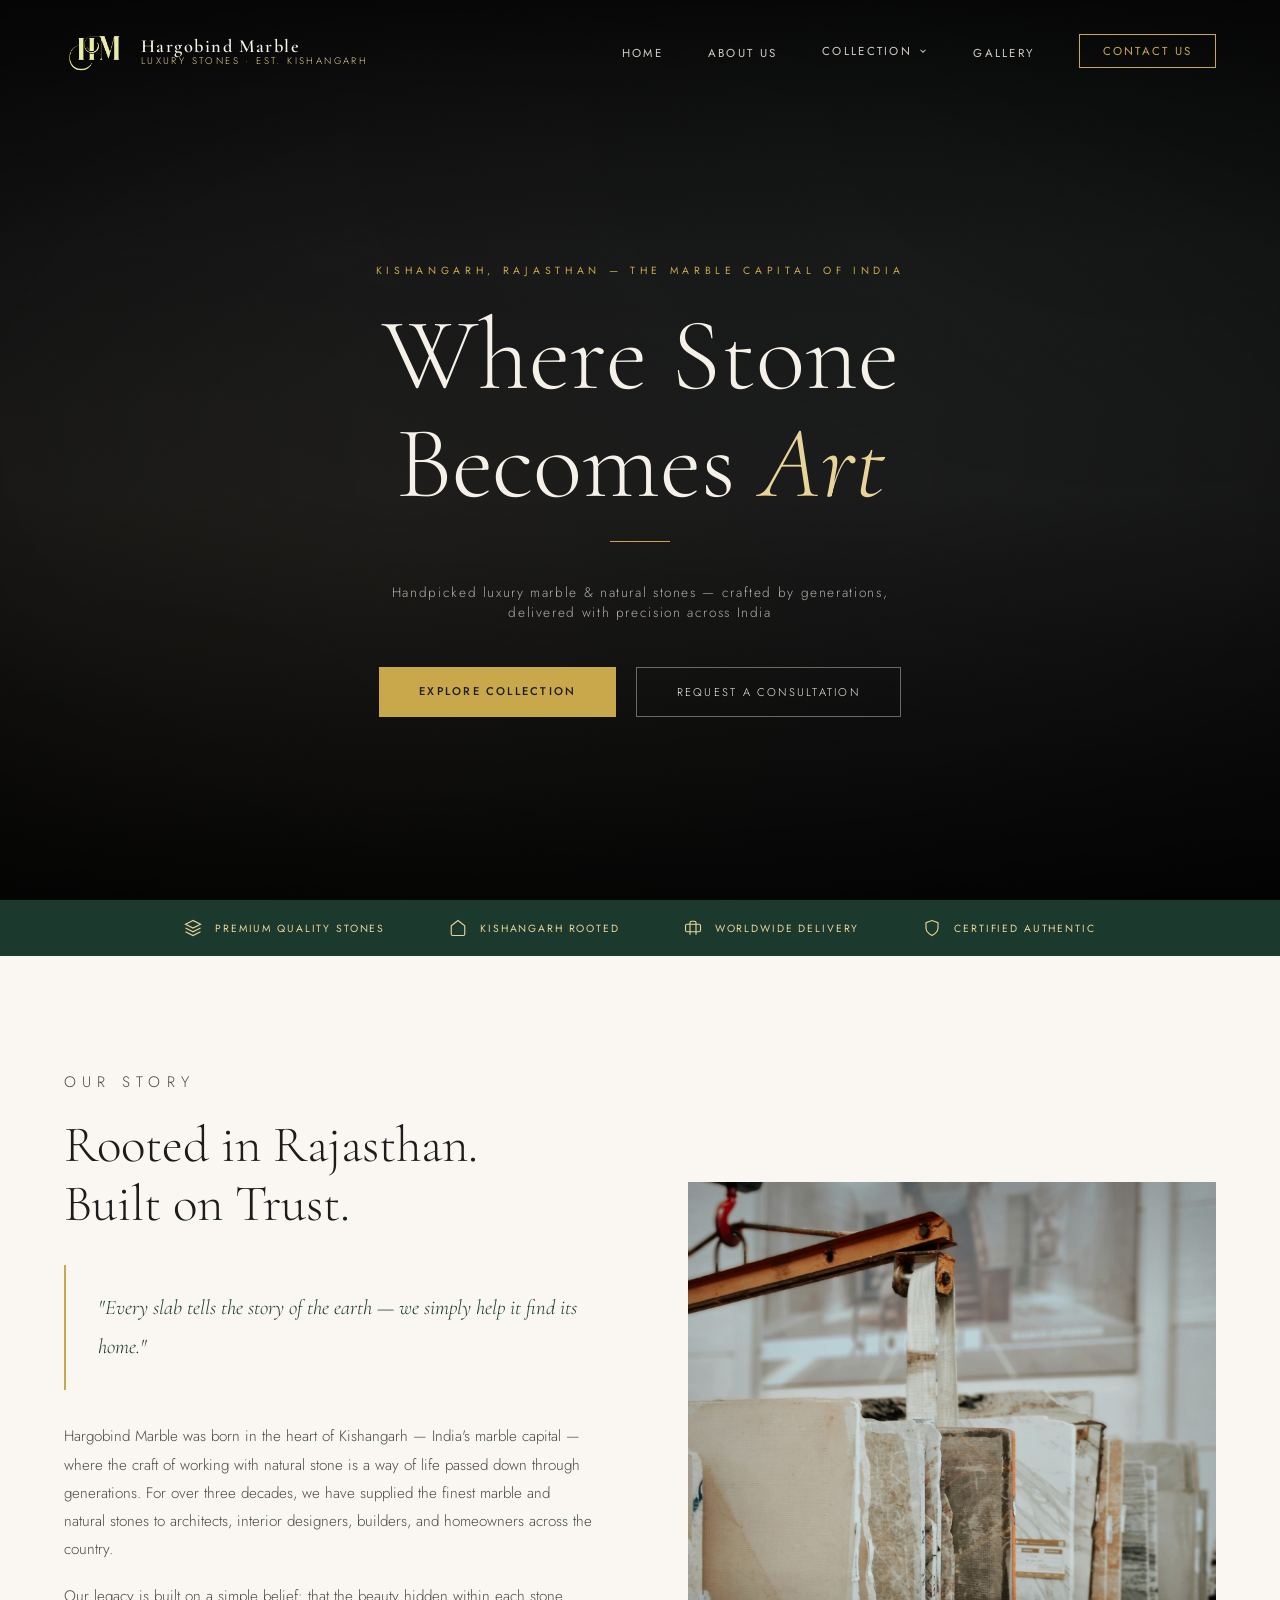
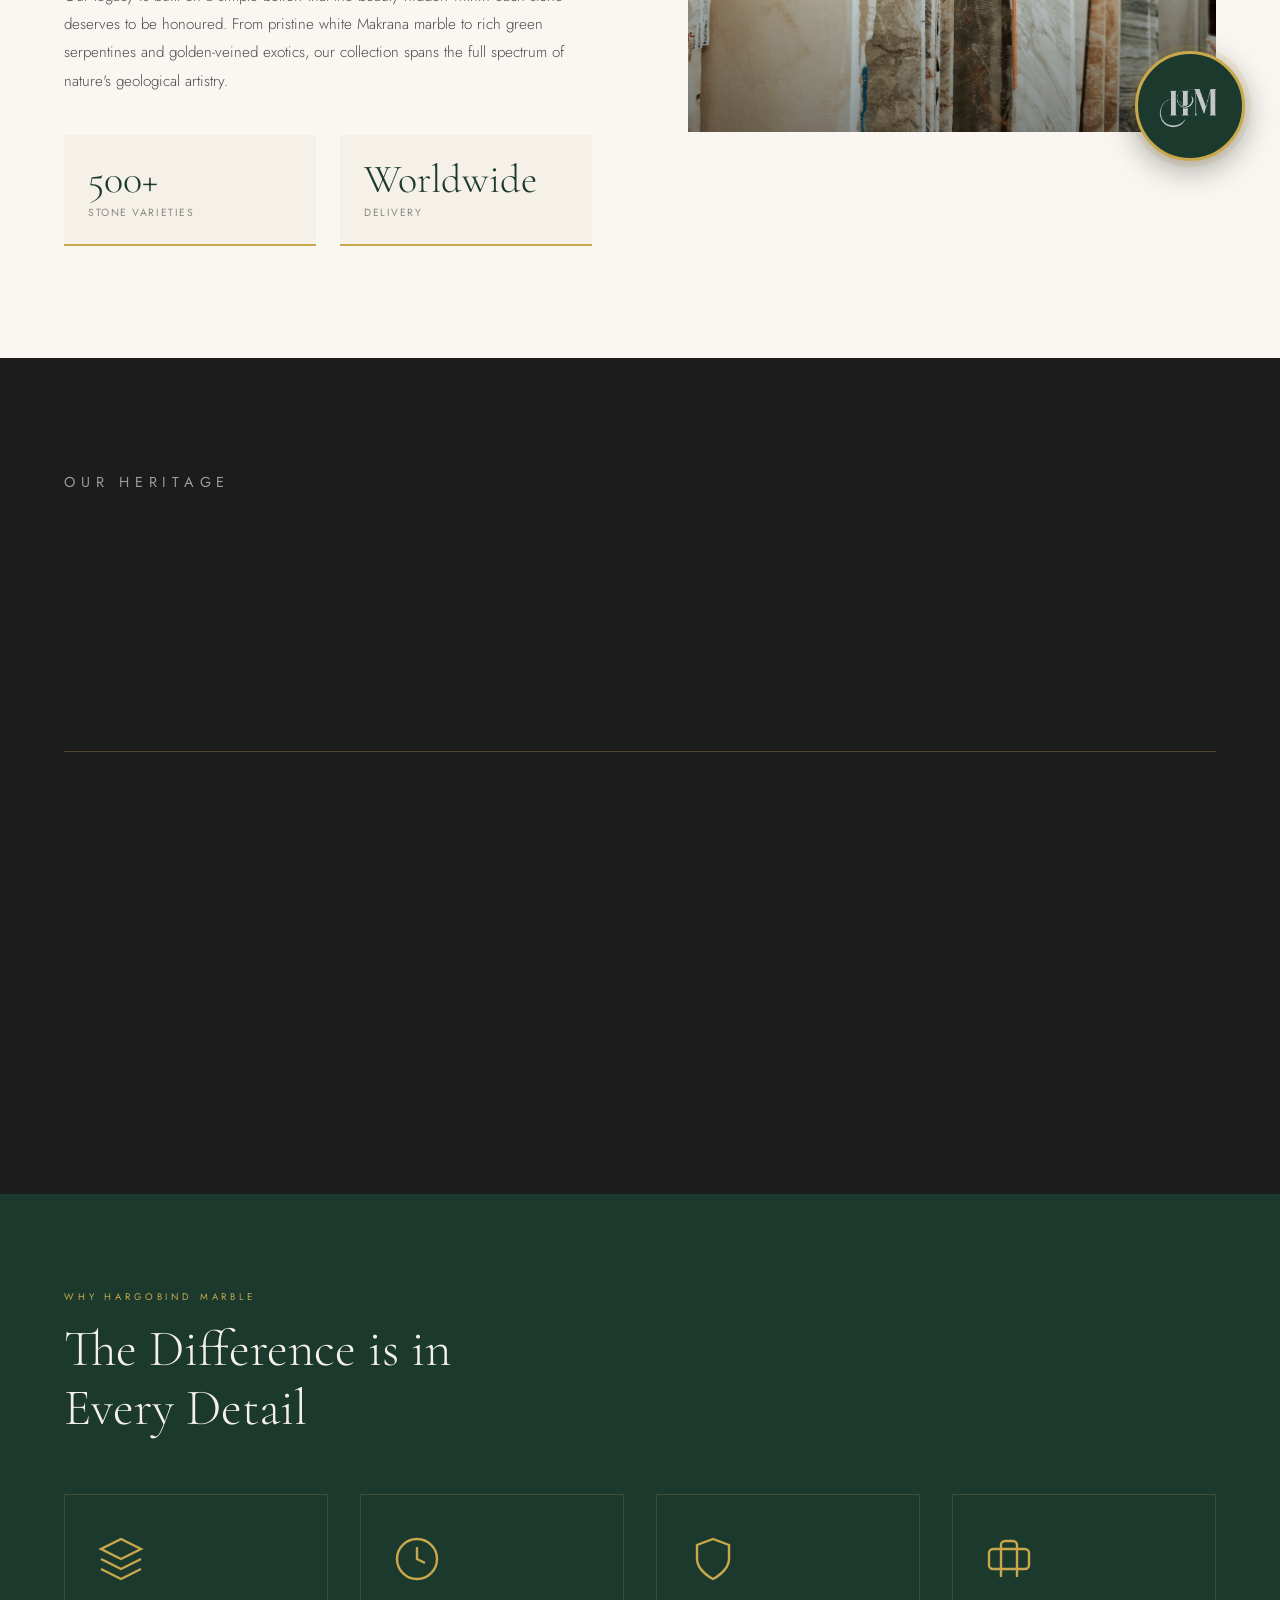
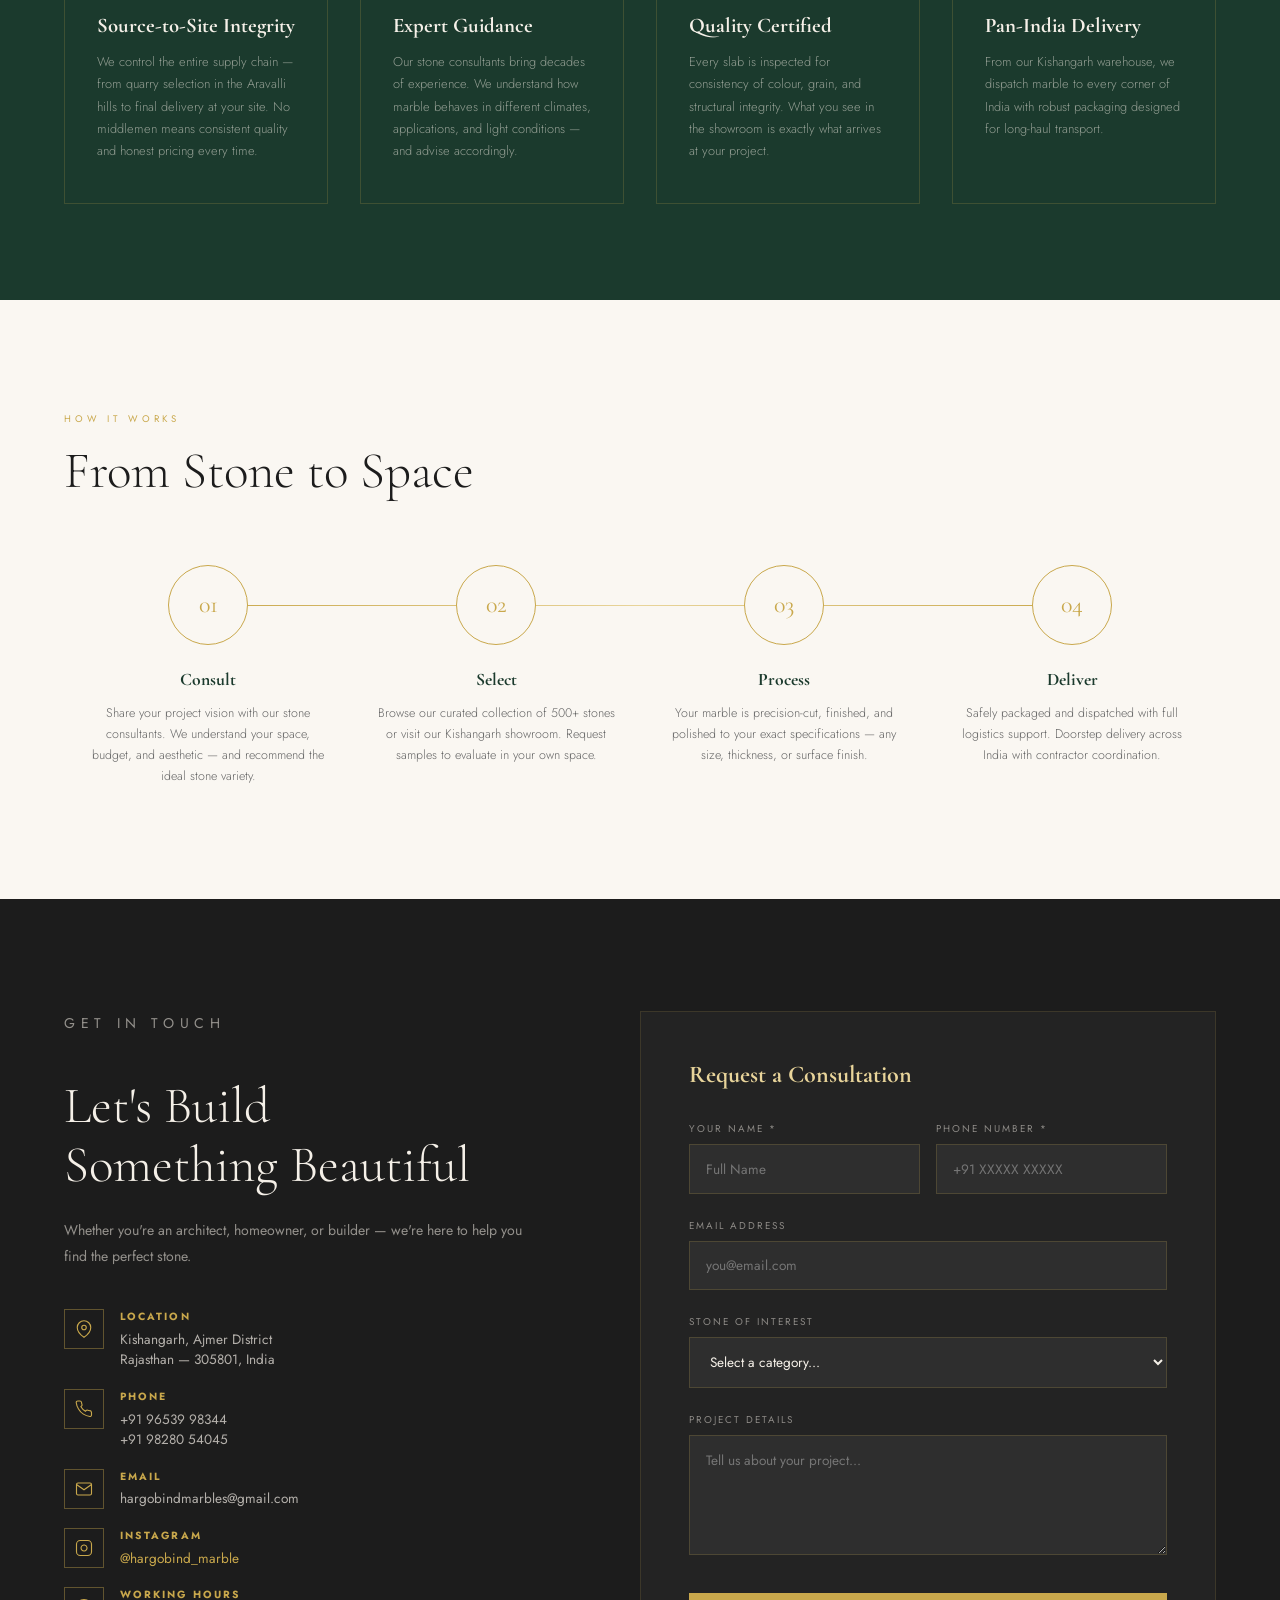
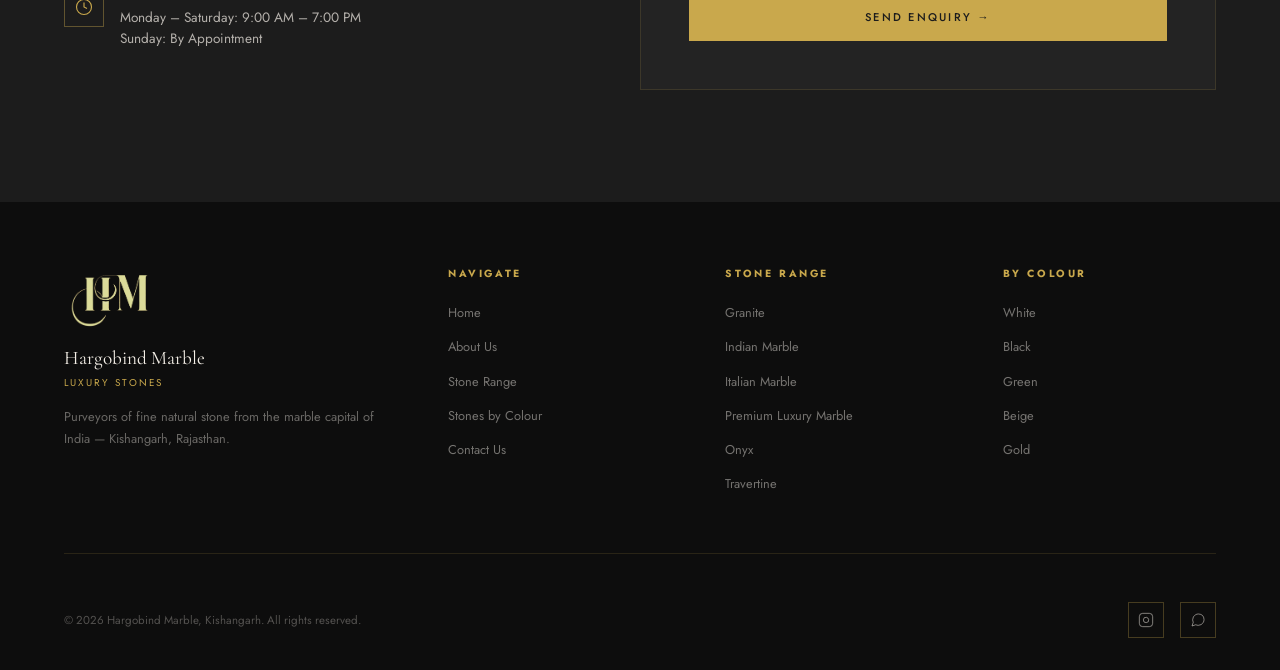
<file: index.html>
<!DOCTYPE html>
<html lang="en">
<head>
  <meta charset="UTF-8">
  <meta name="viewport" content="width=device-width, initial-scale=1.0">
  <title>Hargobind Marble | Luxury Stones from Kishangarh, Rajasthan</title>
  <meta name="description" content="Hargobind Marble — premium luxury marble and natural stones sourced from the heart of Kishangarh, Rajasthan. Explore our exquisite marble collection for flooring, countertops, and architectural masterpieces.">
  <meta name="keywords" content="Hargobind Marble, luxury marble, Kishangarh marble, Rajasthan marble, natural stones, marble flooring, Italian marble India, marble supplier, granite, onyx, travertine, limestone">
  <meta name="author" content="Hargobind Marble">
  <meta name="robots" content="index, follow">
  <link rel="canonical" href="https://hargobindmarble.com/">
  <meta property="og:title" content="Hargobind Marble | Luxury Stones from Kishangarh">
  <meta property="og:description" content="Premium marble and luxury stones from the marble capital of India — Kishangarh, Rajasthan.">
  <meta property="og:type" content="website">
  <meta property="og:url" content="https://hargobindmarble.com/">
  <script type="application/ld+json">{"@context":"https://schema.org","@type":"LocalBusiness","name":"Hargobind Marble","description":"Luxury marble and natural stone supplier from Kishangarh, Rajasthan","url":"https://hargobindmarble.com","address":{"@type":"PostalAddress","addressLocality":"Kishangarh","addressRegion":"Rajasthan","addressCountry":"IN"},"telephone":"+919653998344","email":"hargobindmarbles@gmail.com"}</script>
  <link rel="preconnect" href="https://fonts.googleapis.com">
  <link href="https://fonts.googleapis.com/css2?family=Cormorant+Garamond:ital,wght@0,300;0,400;0,600;1,300;1,400&family=Jost:wght@200;300;400;500&display=swap" rel="stylesheet">
  <link rel="stylesheet" href="shared.css">
</head>
<body>

<nav id="mainNav">
  <a class="nav-logo" href="index.html">
    <img src="supporting_pics/logo_hm.png" alt="Hargobind Marble Logo">
    <div class="nav-brand-text">
      <span class="nav-brand-name">Hargobind Marble</span>
      <span class="nav-brand-tagline">Luxury Stones · Est. Kishangarh</span>
    </div>
  </a>

  <ul class="nav-links">
    <li><a href="index.html">Home</a></li>
    <li><a href="index.html#about">About Us</a></li>

    <li class="nav-collection-trigger">
      <a href="collection.html">
        Collection
        <svg width="10" height="10" viewBox="0 0 24 24" fill="none" stroke="currentColor" stroke-width="2.5"><polyline points="6 9 12 15 18 9"/></svg>
      </a>
      <div class="collection-dropdown">
        <div class="collection-dropdown-box">
        <div class="dropdown-inner">

          <div class="dropdown-col">
            <div class="dropdown-col-header" onclick="window.location='collection.html?view=range'">
              <svg width="13" height="13" viewBox="0 0 24 24" fill="none" stroke="currentColor" stroke-width="2"><path d="M12 2L2 7l10 5 10-5-10-5z"/><path d="M2 17l10 5 10-5"/><path d="M2 12l10 5 10-5"/></svg>
              Stone Range
              <svg width="10" height="10" viewBox="0 0 24 24" fill="none" stroke="currentColor" stroke-width="2.5" style="margin-left:auto"><polyline points="9 6 15 12 9 18"/></svg>
            </div>
            <ul class="dropdown-list">
              <li><a href="collection.html?view=range&filter=granite">Granite</a></li>
              <li><a href="collection.html?view=range&filter=indian-marble">Indian Marble</a></li>
              <li><a href="collection.html?view=range&filter=italian-marble">Italian Marble</a></li>
              <li><a href="collection.html?view=range&filter=premium-luxury-marble">Premium Luxury Marble</a></li>
              <li><a href="collection.html?view=range&filter=satwario">Statuario</a></li>
              <li><a href="collection.html?view=range&filter=vietnam">Vietnam</a></li>
              <li><a href="collection.html?view=range&filter=travertine">Travertine</a></li>
              <li><a href="collection.html?view=range&filter=limestone">Limestone</a></li>
              <li><a href="onyx.html">Onyx</a></li>
            </ul>
          </div>

          <div class="dropdown-col">
            <div class="dropdown-col-header" onclick="window.location='collection.html?view=colour'">
              <svg width="13" height="13" viewBox="0 0 24 24" fill="none" stroke="currentColor" stroke-width="2"><circle cx="12" cy="12" r="10"/><circle cx="12" cy="12" r="3"/></svg>
              Stones by Colour
              <svg width="10" height="10" viewBox="0 0 24 24" fill="none" stroke="currentColor" stroke-width="2.5" style="margin-left:auto"><polyline points="9 6 15 12 9 18"/></svg>
            </div>
            <ul class="dropdown-list">
              <li><a href="collection.html?view=colour&filter=beige"><span class="colour-pip" style="background:#D4B896"></span>Beige</a></li>
              <li><a href="collection.html?view=colour&filter=black"><span class="colour-pip" style="background:#1C1C1C"></span>Black</a></li>
              <li><a href="collection.html?view=colour&filter=blue"><span class="colour-pip" style="background:#4A6FA5"></span>Blue</a></li>
              <li><a href="collection.html?view=colour&filter=brown"><span class="colour-pip" style="background:#7B4F2E"></span>Brown</a></li>
              <li><a href="collection.html?view=colour&filter=cream"><span class="colour-pip" style="background:#F5F0E8;border-color:rgba(0,0,0,.3)"></span>Cream</a></li>
              <li><a href="collection.html?view=colour&filter=gold"><span class="colour-pip" style="background:#C9A84C"></span>Gold</a></li>
              <li><a href="collection.html?view=colour&filter=green"><span class="colour-pip" style="background:#2D6A4F"></span>Green</a></li>
              <li><a href="collection.html?view=colour&filter=grey"><span class="colour-pip" style="background:#8A8880"></span>Grey</a></li>
              <li><a href="collection.html?view=colour&filter=multi"><span class="colour-pip" style="background:linear-gradient(135deg,#e74c3c,#3498db,#2ecc71);border:none"></span>Multi Coloured</a></li>
              <li><a href="collection.html?view=colour&filter=orange"><span class="colour-pip" style="background:#E07B39"></span>Orange</a></li>
              <li><a href="collection.html?view=colour&filter=pink"><span class="colour-pip" style="background:#E8A0B0"></span>Pink</a></li>
              <li><a href="collection.html?view=colour&filter=purple"><span class="colour-pip" style="background:#7B5EA7"></span>Purple</a></li>
              <li><a href="collection.html?view=colour&filter=red"><span class="colour-pip" style="background:#C0392B"></span>Red</a></li>
              <li><a href="collection.html?view=colour&filter=white"><span class="colour-pip" style="background:#FFFFFF;border-color:rgba(0,0,0,.3)"></span>White</a></li>
              <li><a href="collection.html?view=colour&filter=yellow"><span class="colour-pip" style="background:#D4AC0D"></span>Yellow</a></li>
            </ul>
          </div>

          <div class="dropdown-col">
            <div class="dropdown-col-header" onclick="window.location='stone-carvings.html'">
              <svg width="13" height="13" viewBox="0 0 24 24" fill="none" stroke="currentColor" stroke-width="2"><path d="M12 19l7-7 3 3-7 7-3-3z"/><path d="M18 13l-1.5-7.5L2 2l3.5 14.5L13 18l5-5z"/></svg>
              Custom Designs
              <svg width="10" height="10" viewBox="0 0 24 24" fill="none" stroke="currentColor" stroke-width="2.5" style="margin-left:auto"><polyline points="9 6 15 12 9 18"/></svg>
            </div>
            <div class="dropdown-design-cards">
              <div class="dropdown-design-card" onclick="window.location='stone-carvings.html'">
                <svg class="dropdown-design-card-icon" viewBox="0 0 24 24" fill="none" stroke="currentColor" stroke-width="1.5">
                  <path d="M12 19l7-7 3 3-7 7-3-3z"/><path d="M18 13l-1.5-7.5L2 2l3.5 14.5L13 18l5-5z"/>
                </svg>
                <div class="dropdown-design-card-title">Stone Carvings</div>
                <div class="dropdown-design-card-desc">Panels · Columns · Relief work</div>
                <span class="dropdown-design-card-arrow">→</span>
              </div>
              <div class="dropdown-design-card" onclick="window.location='stone-handicrafts.html'">
                <svg class="dropdown-design-card-icon" viewBox="0 0 24 24" fill="none" stroke="currentColor" stroke-width="1.5">
                  <path d="M20.84 4.61a5.5 5.5 0 0 0-7.78 0L12 5.67l-1.06-1.06a5.5 5.5 0 0 0-7.78 7.78l1.06 1.06L12 21.23l7.78-7.78 1.06-1.06a5.5 5.5 0 0 0 0-7.78z"/>
                </svg>
                <div class="dropdown-design-card-title">Stone Handicrafts</div>
                <div class="dropdown-design-card-desc">Vases · Décor · Bespoke gifts</div>
                <span class="dropdown-design-card-arrow">→</span>
              </div>
            </div>
          </div>

          <div class="dropdown-footer">
            <span class="dropdown-footer-text">500+ stones · Bespoke carving &amp; handicraft available</span>
            <a class="dropdown-footer-link" href="collection.html?view=range">View Full Collection →</a>
          </div>

        </div>
        </div>
      </div>
    </li>

    <li style="display:none" class="mobile-only-collection" id="mobile-collection-block">
      <div class="mobile-collection-links">
        <a class="mobile-collection-link" href="collection.html?view=range">↳ All Stones</a>
        <a class="mobile-collection-link" href="collection.html?view=range&filter=granite">↳ Granite</a>
        <a class="mobile-collection-link" href="collection.html?view=range&filter=indian-marble">↳ Indian Marble</a>
        <a class="mobile-collection-link" href="collection.html?view=range&filter=italian-marble">↳ Italian Marble</a>
        <a class="mobile-collection-link" href="onyx.html">↳ Onyx</a>
        <a class="mobile-collection-link" href="stone-carvings.html">↳ Stone Carvings</a>
        <a class="mobile-collection-link" href="stone-handicrafts.html">↳ Stone Handicrafts</a>
      </div>
    </li>

    <li><a href="gallery.html">Gallery</a></li>
    <li><a href="index.html#contact-section" class="nav-cta">Contact Us</a></li>
  </ul>

  <div class="hamburger" id="hamburger"><span></span><span></span><span></span></div>
</nav>

<!-- HERO -->
<section id="home" style="position:relative;height:100vh;overflow:hidden;display:flex;align-items:center;justify-content:center;">
  <div class="hero-video-container">
    <video autoplay muted loop playsinline preload="auto">
      <source src="supporting_pics/hero_bg.mp4" type="video/mp4">
    </video>
  </div>
  <div class="video-bg"></div>
  <div class="hero-marble-overlay"></div>
  <div class="hero-gradient-overlay"></div>
  <div class="hero-content">
    <p class="hero-eyebrow">Kishangarh, Rajasthan — The Marble Capital of India</p>
    <h1 class="hero-title">Where Stone<br>Becomes <em>Art</em></h1>
    <div class="hero-divider"></div>
    <p class="hero-subtitle">Handpicked luxury marble & natural stones — crafted by generations,<br>delivered with precision across India</p>
    <div class="hero-buttons">
      <a class="btn-primary" href="collection.html?view=range">Explore Collection</a>
      <a class="btn-secondary" href="#contact-section">Request a Consultation</a>
    </div>
  </div>
</section>

<!-- HERITAGE STRIP -->
<div class="heritage-strip">
  <div class="heritage-item"><svg width="18" height="18" viewBox="0 0 24 24" fill="none" stroke="currentColor" stroke-width="1.5"><path d="M12 2L2 7l10 5 10-5-10-5z"/><path d="M2 17l10 5 10-5"/><path d="M2 12l10 5 10-5"/></svg>Premium Quality Stones</div>
  <div class="heritage-item"><svg width="18" height="18" viewBox="0 0 24 24" fill="none" stroke="currentColor" stroke-width="1.5"><path d="M3 9l9-7 9 7v11a2 2 0 0 1-2 2H5a2 2 0 0 1-2-2z"/></svg>Kishangarh Rooted</div>
  <div class="heritage-item"><svg width="18" height="18" viewBox="0 0 24 24" fill="none" stroke="currentColor" stroke-width="1.5"><path d="M20 7H4a2 2 0 0 0-2 2v6a2 2 0 0 0 2 2h16a2 2 0 0 0 2-2V9a2 2 0 0 0-2-2z"/><path d="M16 21V5a2 2 0 0 0-2-2h-4a2 2 0 0 0-2 2v16"/></svg>Worldwide Delivery</div>
  <div class="heritage-item"><svg width="18" height="18" viewBox="0 0 24 24" fill="none" stroke="currentColor" stroke-width="1.5"><path d="M12 22s8-4 8-10V5l-8-3-8 3v7c0 6 8 10 8 10z"/></svg>Certified Authentic</div>
</div>

<!-- ABOUT -->
<section id="about">
  <div class="about-inner">
    <div class="about-text reveal">
      <p class="section-label">Our Story</p>
      <h2 class="section-heading">Rooted in Rajasthan.<br>Built on Trust.</h2>
      <div class="about-quote"><p>"Every slab tells the story of the earth — we simply help it find its home."</p></div>
      <p>Hargobind Marble was born in the heart of Kishangarh — India's marble capital — where the craft of working with natural stone is a way of life passed down through generations. For over three decades, we have supplied the finest marble and natural stones to architects, interior designers, builders, and homeowners across the country.</p>
      <p>Our legacy is built on a simple belief: that the beauty hidden within each stone deserves to be honoured. From pristine white Makrana marble to rich green serpentines and golden-veined exotics, our collection spans the full spectrum of nature's geological artistry.</p>
      <div class="about-stats">
        <div class="stat-card"><div class="stat-number">500+</div><div class="stat-label">Stone Varieties</div></div>
        <div class="stat-card"><div class="stat-number">Worldwide</div><div class="stat-label">Delivery</div></div>
      </div>
    </div>
    <div class="about-visual reveal" style="transition-delay:.3s">
      <div class="about-img-wrap">
        <img src="supporting_pics/main_page.jpg" alt="Hargobind Marble — Luxury Natural Stone" loading="lazy">
      </div>
      <div class="about-logo-badge">
        <img src="supporting_pics/logo_hm.png" alt="Hargobind Marble Logo">
      </div>
    </div>
  </div>
</section>

<!-- HERITAGE TIMELINE -->
<div class="heritage-section">
  <div class="heritage-inner">
    <p class="section-label">Our Heritage</p>
    <h2 class="section-heading reveal">The Kishangarh Legacy</h2>
    <p class="reveal" style="transition-delay:.2s">Kishangarh has been the marble hub of India for centuries. Nestled in the Aravalli hills of Rajasthan, its quarries yield some of the most exquisite natural stones in the world.</p>
    <div class="heritage-timeline">
      <div class="timeline-item reveal">
        <div class="timeline-number">01</div>
        <h3 class="timeline-title">The Land of Marble</h3>
        <p class="timeline-text">Kishangarh sits atop one of India's richest marble belts. The region's unique geological composition produces stones of unmatched quality — from pure white Makrana to rich pink and green varieties prized by royalty for centuries.</p>
      </div>
      <div class="timeline-item reveal" style="transition-delay:.15s">
        <div class="timeline-number">02</div>
        <h3 class="timeline-title">Generations of Craft</h3>
        <p class="timeline-text">Hargobind Marble was founded on knowledge passed down through generations. Our team of master craftsmen understand the nuances of each variety — its grain, veining, strength, and ideal application.</p>
      </div>
      <div class="timeline-item reveal" style="transition-delay:.3s">
        <div class="timeline-number">03</div>
        <h3 class="timeline-title">Modern Excellence</h3>
        <p class="timeline-text">Today, we combine our deep-rooted heritage with modern processing technology — precision cutting, polishing, and quality control systems that bring out the natural brilliance of every slab.</p>
      </div>
    </div>
  </div>
</div>

<!-- WHY US -->
<div class="why-section">
  <div class="why-inner">
    <p class="section-label">Why Hargobind Marble</p>
    <h2 class="section-heading reveal">The Difference is in<br>Every Detail</h2>
    <div class="why-grid" style="margin-top:3rem">
      <div class="why-card reveal">
        <svg class="why-icon" viewBox="0 0 24 24" fill="none" stroke="currentColor" stroke-width="1.2"><path d="M12 2L2 7l10 5 10-5-10-5z"/><path d="M2 17l10 5 10-5"/><path d="M2 12l10 5 10-5"/></svg>
        <h3 class="why-title">Source-to-Site Integrity</h3>
        <p class="why-text">We control the entire supply chain — from quarry selection in the Aravalli hills to final delivery at your site. No middlemen means consistent quality and honest pricing every time.</p>
      </div>
      <div class="why-card reveal" style="transition-delay:.1s">
        <svg class="why-icon" viewBox="0 0 24 24" fill="none" stroke="currentColor" stroke-width="1.2"><circle cx="12" cy="12" r="10"/><path d="M12 6v6l4 2"/></svg>
        <h3 class="why-title">Expert Guidance</h3>
        <p class="why-text">Our stone consultants bring decades of experience. We understand how marble behaves in different climates, applications, and light conditions — and advise accordingly.</p>
      </div>
      <div class="why-card reveal" style="transition-delay:.2s">
        <svg class="why-icon" viewBox="0 0 24 24" fill="none" stroke="currentColor" stroke-width="1.2"><path d="M12 22s8-4 8-10V5l-8-3-8 3v7c0 6 8 10 8 10z"/></svg>
        <h3 class="why-title">Quality Certified</h3>
        <p class="why-text">Every slab is inspected for consistency of colour, grain, and structural integrity. What you see in the showroom is exactly what arrives at your project.</p>
      </div>
      <div class="why-card reveal" style="transition-delay:.3s">
        <svg class="why-icon" viewBox="0 0 24 24" fill="none" stroke="currentColor" stroke-width="1.2"><path d="M20 7H4a2 2 0 0 0-2 2v6a2 2 0 0 0 2 2h16a2 2 0 0 0 2-2V9a2 2 0 0 0-2-2z"/><path d="M16 21V5a2 2 0 0 0-2-2h-4a2 2 0 0 0-2 2v16"/></svg>
        <h3 class="why-title">Pan-India Delivery</h3>
        <p class="why-text">From our Kishangarh warehouse, we dispatch marble to every corner of India with robust packaging designed for long-haul transport.</p>
      </div>
    </div>
  </div>
</div>

<!-- PROCESS -->
<div class="process-section">
  <div class="process-inner">
    <p class="section-label">How It Works</p>
    <h2 class="section-heading reveal">From Stone to Space</h2>
    <div class="process-steps" style="margin-top:1rem">
      <div class="process-step reveal"><div class="step-circle">01</div><h3 class="step-title">Consult</h3><p class="step-text">Share your project vision with our stone consultants. We understand your space, budget, and aesthetic — and recommend the ideal stone variety.</p></div>
      <div class="process-step reveal" style="transition-delay:.15s"><div class="step-circle">02</div><h3 class="step-title">Select</h3><p class="step-text">Browse our curated collection of 500+ stones or visit our Kishangarh showroom. Request samples to evaluate in your own space.</p></div>
      <div class="process-step reveal" style="transition-delay:.3s"><div class="step-circle">03</div><h3 class="step-title">Process</h3><p class="step-text">Your marble is precision-cut, finished, and polished to your exact specifications — any size, thickness, or surface finish.</p></div>
      <div class="process-step reveal" style="transition-delay:.45s"><div class="step-circle">04</div><h3 class="step-title">Deliver</h3><p class="step-text">Safely packaged and dispatched with full logistics support. Doorstep delivery across India with contractor coordination.</p></div>
    </div>
  </div>
</div>

<!-- CONTACT -->
<section id="contact-section">
  <div class="contact-inner">
    <div class="contact-left reveal">
      <p class="section-label">Get In Touch</p>
      <h2 class="section-heading">Let's Build<br>Something Beautiful</h2>
      <p>Whether you're an architect, homeowner, or builder — we're here to help you find the perfect stone.</p>
      <div class="contact-details">
        <div class="contact-detail">
          <div class="contact-detail-icon"><svg width="18" height="18" viewBox="0 0 24 24" fill="none" stroke="currentColor" stroke-width="1.5"><path d="M21 10c0 7-9 13-9 13s-9-6-9-13a9 9 0 0 1 18 0z"/><circle cx="12" cy="10" r="3"/></svg></div>
          <div class="contact-detail-text"><h4>Location</h4><p>Kishangarh, Ajmer District<br>Rajasthan — 305801, India</p></div>
        </div>
        <div class="contact-detail">
          <div class="contact-detail-icon"><svg width="18" height="18" viewBox="0 0 24 24" fill="none" stroke="currentColor" stroke-width="1.5"><path d="M22 16.92v3a2 2 0 0 1-2.18 2 19.79 19.79 0 0 1-8.63-3.07A19.5 19.5 0 0 1 4.69 12a19.79 19.79 0 0 1-3.07-8.67A2 2 0 0 1 3.6 1.27h3a2 2 0 0 1 2 1.72c.127.96.361 1.903.7 2.81a2 2 0 0 1-.45 2.11L7.91 8.91a16 16 0 0 0 6 6l.91-.91a2 2 0 0 1 2.11-.45c.907.339 1.85.573 2.81.7A2 2 0 0 1 21.73 16z"/></svg></div>
          <div class="contact-detail-text"><h4>Phone</h4><p>
            <a href="tel:+919653998344" style="color:inherit;text-decoration:none;">+91 96539 98344</a><br>
            <a href="tel:+919828054045" style="color:inherit;text-decoration:none;">+91 98280 54045</a>
          </p></div>
        </div>
        <div class="contact-detail">
          <div class="contact-detail-icon"><svg width="18" height="18" viewBox="0 0 24 24" fill="none" stroke="currentColor" stroke-width="1.5"><path d="M4 4h16c1.1 0 2 .9 2 2v12c0 1.1-.9 2-2 2H4c-1.1 0-2-.9-2-2V6c0-1.1.9-2 2-2z"/><polyline points="22,6 12,13 2,6"/></svg></div>
          <div class="contact-detail-text"><h4>Email</h4><p><a href="mailto:hargobindmarbles@gmail.com" style="color:inherit;text-decoration:none;">hargobindmarbles@gmail.com</a></p></div>
        </div>
        <div class="contact-detail">
          <div class="contact-detail-icon"><svg width="18" height="18" viewBox="0 0 24 24" fill="none" stroke="currentColor" stroke-width="1.5"><rect x="2" y="2" width="20" height="20" rx="5"/><path d="M16 11.37A4 4 0 1 1 12.63 8 4 4 0 0 1 16 11.37z"/><line x1="17.5" y1="6.5" x2="17.51" y2="6.5"/></svg></div>
          <div class="contact-detail-text"><h4>Instagram</h4><p><a href="https://www.instagram.com/hargobind_marble/" target="_blank" rel="noopener noreferrer" style="color:var(--gold);text-decoration:none;" onmouseover="this.style.color='var(--gold-light)'" onmouseout="this.style.color='var(--gold)'">@hargobind_marble</a></p></div>
        </div>
        <div class="contact-detail">
          <div class="contact-detail-icon"><svg width="18" height="18" viewBox="0 0 24 24" fill="none" stroke="currentColor" stroke-width="1.5"><circle cx="12" cy="12" r="10"/><path d="M12 6v6l4 2"/></svg></div>
          <div class="contact-detail-text"><h4>Working Hours</h4><p>Monday – Saturday: 9:00 AM – 7:00 PM<br>Sunday: By Appointment</p></div>
        </div>
      </div>
    </div>
    <div class="contact-form-wrapper reveal" style="transition-delay:.2s">
      <h3 class="form-title">Request a Consultation</h3>
      <form id="contactForm">
        <div class="form-row">
          <div class="form-group"><label>Your Name *</label><input type="text" placeholder="Full Name" required></div>
          <div class="form-group"><label>Phone Number *</label><input type="tel" placeholder="+91 XXXXX XXXXX" required></div>
        </div>
        <div class="form-group"><label>Email Address</label><input type="email" placeholder="you@email.com"></div>
        <div class="form-group"><label>Stone of Interest</label>
          <select>
            <option value="">Select a category...</option>
            <option>Granite</option><option>Indian Marble</option><option>Italian Marble</option>
            <option>Statuario</option><option>Vietnam</option><option>Travertine</option>
            <option>Limestone</option><option>Onyx</option>
          </select>
        </div>
        <div class="form-group"><label>Project Details</label><textarea placeholder="Tell us about your project..."></textarea></div>
        <button type="submit" class="form-submit">Send Enquiry →</button>
      </form>
    </div>
  </div>
</section>

<footer>
  <div class="footer-inner">
    <div class="footer-top">
      <div class="footer-brand">
        <img src="supporting_pics/logo_hm.png" alt="Hargobind Marble">
        <div class="footer-brand-name">Hargobind Marble</div>
        <div class="footer-brand-tagline">Luxury Stones</div>
        <p>Purveyors of fine natural stone from the marble capital of India — Kishangarh, Rajasthan.</p>
      </div>
      <div class="footer-col"><h5>Navigate</h5><ul>
        <li><a href="index.html">Home</a></li>
        <li><a href="index.html#about">About Us</a></li>
        <li><a href="collection.html?view=range">Stone Range</a></li>
        <li><a href="collection.html?view=colour">Stones by Colour</a></li>
        <li><a href="index.html#contact-section">Contact Us</a></li>
      </ul></div>
      <div class="footer-col"><h5>Stone Range</h5><ul>
        <li><a href="collection.html?view=range&filter=granite">Granite</a></li>
        <li><a href="collection.html?view=range&filter=indian-marble">Indian Marble</a></li>
        <li><a href="collection.html?view=range&filter=italian-marble">Italian Marble</a></li>
        <li><a href="collection.html?view=range&filter=premium-luxury-marble">Premium Luxury Marble</a></li>
        <li><a href="onyx.html">Onyx</a></li>
        <li><a href="collection.html?view=range&filter=travertine">Travertine</a></li>
      </ul></div>
      <div class="footer-col"><h5>By Colour</h5><ul>
        <li><a href="collection.html?view=colour&filter=white">White</a></li>
        <li><a href="collection.html?view=colour&filter=black">Black</a></li>
        <li><a href="collection.html?view=colour&filter=green">Green</a></li>
        <li><a href="collection.html?view=colour&filter=beige">Beige</a></li>
        <li><a href="collection.html?view=colour&filter=gold">Gold</a></li>
      </ul></div>
    </div>
    <div class="footer-bottom">
      <p>© 2026 Hargobind Marble, Kishangarh. All rights reserved.</p>
      <div class="footer-social">
        <a href="https://www.instagram.com/hargobind_marble" class="social-link" target="_blank" rel="noopener noreferrer">
          <svg width="16" height="16" viewBox="0 0 24 24" fill="none" stroke="currentColor" stroke-width="1.5"><rect x="2" y="2" width="20" height="20" rx="5"/><path d="M16 11.37A4 4 0 1 1 12.63 8 4 4 0 0 1 16 11.37z"/><line x1="17.5" y1="6.5" x2="17.51" y2="6.5"/></svg>
        </a>
        <a href="https://wa.me/919653998344" class="social-link" target="_blank" rel="noopener noreferrer">
          <svg width="16" height="16" viewBox="0 0 24 24" fill="none" stroke="currentColor" stroke-width="1.5"><path d="M21 11.5a8.38 8.38 0 0 1-.9 3.8 8.5 8.5 0 0 1-7.6 4.7 8.38 8.38 0 0 1-3.8-.9L3 21l1.9-5.7a8.38 8.38 0 0 1-.9-3.8 8.5 8.5 0 0 1 4.7-7.6 8.38 8.38 0 0 1 3.8-.9h.5a8.48 8.48 0 0 1 8 8v.5z"/></svg>
        </a>
      </div>
    </div>
  </div>
</footer>

<script src="catalog.js"></script>
<script src="nav-init.js"></script>
</body>
</html>
</file>
<file: shared.css>
:root {
  --gold: #C9A84C; --gold-light: #E8D49A; --dark-green: #1B3A2D;
  --cream: #F5F0E8; --charcoal: #1C1C1C; --warm-white: #FAF7F2; --stone-gray: #8A8880;
}
*, *::before, *::after { margin:0; padding:0; box-sizing:border-box; }
html { scroll-behavior: smooth; }
body { font-family:'Jost',sans-serif; background:var(--charcoal); color:var(--cream); overflow-x:hidden; }

/* ── PAGE SYSTEM ── */
/* Multi-page: pages are visible by default; sub-pages (detail views) use SPA toggling */
.page { display:block; opacity:1; }
.page.hidden { display:none; }
.page.active { display:block; animation:pageFadeIn .35s ease forwards; }
/* Sub-page groups — only one shows at a time on collection/handicraft pages */
.page-group .page { display:none; opacity:0; }
.page-group .page.active { display:block; animation:pageFadeIn .35s ease forwards; }
@keyframes pageFadeIn { from{opacity:0;transform:translateY(10px)} to{opacity:1;transform:translateY(0)} }

/* ── Indian Marble Detail Page ── */
.im-detail-back {
  display:inline-flex; align-items:center; gap:.5rem;
  font-size:.65rem; letter-spacing:.18em; text-transform:uppercase;
  color:rgba(245,240,232,.45); cursor:pointer; transition:color .25s;
  background:none; border:none; font-family:'Jost',sans-serif;
  padding:0; margin-bottom:2rem;
}
.im-detail-back:hover { color:var(--gold); }
.im-detail-back svg { transition:transform .25s; }
.im-detail-back:hover svg { transform:translateX(-3px); }
.im-detail-title {
  font-family:'Cormorant Garamond',serif;
  font-size:clamp(2.2rem,4vw,3.8rem); font-weight:300;
  color:var(--cream); margin-bottom:.5rem; line-height:1.1;
}
.im-detail-subtitle {
  font-size:.7rem; letter-spacing:.2em; text-transform:uppercase;
  color:var(--gold); margin-bottom:3rem;
}
.im-photo-grid {
  columns:3; column-gap:1rem;
}
.im-photo-grid .im-photo-item {
  break-inside:avoid; margin-bottom:1rem;
  overflow:hidden; cursor:pointer; position:relative;
}
.im-photo-grid .im-photo-item img {
  width:100%; display:block;
  transition:transform .6s ease, filter .4s ease;
}
.im-photo-grid .im-photo-item:hover img {
  transform:scale(1.04); filter:brightness(1.08);
}
.im-photo-tag {
  position:absolute; bottom:0; left:0; right:0;
  background:linear-gradient(to top, rgba(0,0,0,.55) 0%, transparent 100%);
  padding:.5rem .7rem;
  font-size:.55rem; letter-spacing:.15em; text-transform:uppercase;
  color:rgba(245,240,232,.65); pointer-events:none;
}
@media(max-width:900px) { .im-photo-grid { columns:2; } }
@media(max-width:500px) { .im-photo-grid { columns:1; } }

/* ── NAV ── */
nav {
  position:fixed; top:0; left:0; right:0; z-index:1000;
  display:flex; align-items:center; justify-content:space-between;
  padding:1.2rem 4rem;
  transition:background 0.5s ease, padding 0.4s ease;
}
nav.scrolled {
  background:rgba(27,58,45,0.96); backdrop-filter:blur(12px);
  padding:0.8rem 4rem; box-shadow:0 2px 30px rgba(0,0,0,0.3);
}
nav.solid { background:rgba(27,58,45,0.98); padding:0.8rem 4rem; box-shadow:0 2px 30px rgba(0,0,0,0.3); }
.nav-logo { display:flex; align-items:center; gap:0.8rem; text-decoration:none; cursor:pointer; }
.nav-logo img {
  height:64px; width:64px; object-fit:contain;
  /* PNG has black bg removed — invert to white then tint gold */
  filter: invert(1) sepia(1) saturate(1.4) hue-rotate(5deg) brightness(1.1);
  opacity:0.92;
  transition:opacity .3s, filter .3s;
}
.nav-logo:hover img { opacity:1; filter: invert(1) sepia(1) saturate(2) hue-rotate(5deg) brightness(1.2); }
.nav-brand-text { display:flex; flex-direction:column; line-height:1.1; }
.nav-brand-name { font-family:'Cormorant Garamond',serif; font-size:1.15rem; font-weight:600; color:var(--cream); letter-spacing:0.08em; }
.nav-brand-tagline { font-size:0.6rem; font-weight:300; letter-spacing:0.25em; color:var(--gold-light); text-transform:uppercase; }
.nav-links { display:flex; gap:2.8rem; list-style:none; align-items:center; }
.nav-links > li { position:relative; }
.nav-links a {
  text-decoration:none; font-size:0.72rem; font-weight:400; letter-spacing:0.2em;
  text-transform:uppercase; color:rgba(245,240,232,0.85); transition:color 0.3s; position:relative;
  background:none; border:none; cursor:pointer; font-family:'Jost',sans-serif; display:inline-block;
}
.nav-links a::after {
  content:''; position:absolute; bottom:-4px; left:0; width:0; height:1px;
  background:var(--gold); transition:width 0.35s ease;
}
.nav-links a:hover { color:var(--gold-light); }
.nav-links a:hover::after { width:100%; }
.nav-cta {
  background:transparent !important; border:1px solid var(--gold) !important;
  color:var(--gold) !important; padding:0.5rem 1.4rem !important;
}
.nav-cta:hover { background:var(--gold) !important; color:var(--charcoal) !important; }
.nav-cta::after { display:none !important; }

/* ── COLLECTION DROPDOWN ── */
.nav-collection-trigger { position:relative; }
.nav-collection-trigger > a { display:flex !important; align-items:center; gap:0.4rem; }
.nav-collection-trigger > a svg { transition:transform 0.3s; flex-shrink:0; }
.nav-collection-trigger:hover > a svg { transform:rotate(180deg); }

/* Wrapper sits flush at top:100% with padding-top as the visual gap.
   This means the hover area is unbroken — no gap for the cursor to escape through. */
.collection-dropdown {
  position:absolute; top:100%;
  right:-6rem;          /* aligns right edge of panel with right edge of nav area */
  left:auto;
  transform:translateY(-8px);
  padding-top:1rem; width:720px;
  opacity:0; visibility:hidden; pointer-events:none;
  transition:opacity 0.25s ease, visibility 0.25s, transform 0.25s ease;
}
.nav-collection-trigger:hover .collection-dropdown {
  opacity:1; visibility:visible; pointer-events:all;
  transform:translateY(0);
}

/* The visible box lives inside the wrapper */
.collection-dropdown-box {
  background: #0f1611;
  border:1px solid rgba(201,168,76,0.2);
  box-shadow:0 20px 60px rgba(0,0,0,0.7);
  position:relative;
  isolation: isolate;
}
/* Arrow tip — positioned to sit under the Collection trigger word */
.collection-dropdown-box::before {
  content:''; position:absolute; top:-6px; right:7.5rem;
  width:12px; height:12px; background:#0f1611;
  border-left:1px solid rgba(201,168,76,0.2); border-top:1px solid rgba(201,168,76,0.2);
  transform:rotate(45deg);
  z-index:1;
}

.dropdown-inner {
  display:grid;
  grid-template-columns:1fr 1fr 0.72fr;
}

.dropdown-col {
  padding:1.8rem 1.6rem;
  background:#0f1611;
}
.dropdown-col:not(:last-child) { border-right:1px solid rgba(201,168,76,0.15); }

.dropdown-col-header {
  display:flex; align-items:center; gap:0.7rem;
  font-size:0.6rem; letter-spacing:0.35em; text-transform:uppercase;
  color:var(--gold); margin-bottom:1.2rem; cursor:pointer;
  transition:color 0.25s; padding-bottom:0.8rem;
  border-bottom:1px solid rgba(201,168,76,0.2);
}
.dropdown-col-header:hover { color:var(--gold-light); }
.dropdown-col-header svg { flex-shrink:0; }

.dropdown-list { list-style:none; display:flex; flex-direction:column; gap:0.15rem; }
.dropdown-list li a {
  display:flex; align-items:center; gap:0.6rem;
  padding:0.4rem 0.5rem; font-size:0.75rem; letter-spacing:0.08em;
  color:rgba(245,240,232,0.6); text-decoration:none;
  transition:all 0.2s; border-radius:2px;
  font-family:'Jost',sans-serif; cursor:pointer;
}
.dropdown-list li a:hover {
  color:var(--cream); background:rgba(201,168,76,0.08); padding-left:0.9rem;
}
.dropdown-list li a:hover::after { display:none; }
/* Sub-items indented under a parent range */
.dropdown-list li.dropdown-sub a {
  font-size:0.68rem; letter-spacing:0.06em;
  padding-left:1.4rem; color:rgba(245,240,232,0.4);
  position:relative;
}
.dropdown-list li.dropdown-sub a::before {
  content:''; position:absolute; left:0.7rem; top:50%;
  width:4px; height:1px; background:rgba(201,168,76,0.4);
}
.dropdown-list li.dropdown-sub a:hover {
  color:var(--gold-light); background:rgba(201,168,76,0.06); padding-left:1.7rem;
}
.colour-pip {
  width:9px; height:9px; border-radius:50%; flex-shrink:0;
  border:1px solid rgba(255,255,255,0.15);
}

/* Custom Designs — feature cards */
.dropdown-design-cards {
  display:flex; flex-direction:column; gap:0.7rem; margin-top:0.2rem;
}
.dropdown-design-card {
  border:1px solid rgba(201,168,76,0.15);
  padding:0.9rem 1rem;
  cursor:pointer;
  transition:border-color 0.25s, background 0.25s;
  border-radius:2px; position:relative; overflow:hidden;
}
.dropdown-design-card:hover {
  border-color:rgba(201,168,76,0.5);
  background:rgba(201,168,76,0.06);
}
.dropdown-design-card-icon {
  display:block; margin-bottom:0.5rem;
  stroke:var(--gold); opacity:0.65; width:22px; height:22px;
}
.dropdown-design-card-title {
  font-family:'Cormorant Garamond',serif;
  font-size:1rem; color:var(--cream); letter-spacing:0.03em;
  margin-bottom:0.2rem;
}
.dropdown-design-card-desc {
  font-size:0.58rem; letter-spacing:0.12em;
  color:rgba(245,240,232,0.35); text-transform:uppercase;
}
.dropdown-design-card-arrow {
  position:absolute; bottom:0.7rem; right:0.8rem;
  font-size:0.7rem; color:var(--gold);
  opacity:0; transition:opacity 0.2s, transform 0.2s;
}
.dropdown-design-card:hover .dropdown-design-card-arrow {
  opacity:1; transform:translateX(3px);
}

.dropdown-footer {
  grid-column:1/-1;
  border-top:1px solid rgba(201,168,76,0.15);
  padding:0.9rem 1.6rem; display:flex; align-items:center; justify-content:space-between;
  background:#0f1611;
}
.dropdown-footer-text { font-size:0.62rem; color:rgba(245,240,232,0.35); letter-spacing:0.12em; }
.dropdown-footer-link {
  font-size:0.62rem; letter-spacing:0.15em; text-transform:uppercase;
  color:var(--gold); cursor:pointer; transition:color 0.25s;
}
.dropdown-footer-link:hover { color:var(--gold-light); }



/* ── HAMBURGER ── */
.hamburger { display:none; flex-direction:column; gap:5px; cursor:pointer; padding:0.5rem; }
.hamburger span { display:block; width:24px; height:1px; background:var(--cream); transition:all 0.3s; }

/* ── HERO ── */
#home { position:relative; height:100vh; overflow:hidden; display:flex; align-items:center; justify-content:center; }
.hero-video-container { position:absolute; inset:0; z-index:0; }
.hero-video-container video {
  width:100%; height:100%; object-fit:cover;
  filter:saturate(0.85) brightness(0.9);
  animation:heroVideoFadeIn 1.8s ease both;
}
@keyframes heroVideoFadeIn {
  from { opacity:0; transform:scale(1.04); }
  to   { opacity:1; transform:scale(1); }
}
/* Subtle vignette — darkens edges only, centre stays bright */
.video-bg {
  position:absolute; inset:0; z-index:1; pointer-events:none;
  background:
    radial-gradient(ellipse 120% 100% at 50% 50%, transparent 40%, rgba(0,0,0,.55) 100%),
    radial-gradient(ellipse at 10% 90%, rgba(201,168,76,.06) 0%, transparent 50%),
    radial-gradient(ellipse at 90% 10%, rgba(27,58,45,.12) 0%, transparent 50%);
}
/* Fine grain texture — very subtle, just adds premium feel */
.hero-marble-overlay {
  position:absolute; inset:0; z-index:2; pointer-events:none;
  background-image:url("data:image/svg+xml,%3Csvg xmlns='http://www.w3.org/2000/svg' width='600' height='600'%3E%3Cfilter id='n'%3E%3CfeTurbulence type='fractalNoise' baseFrequency='0.65' numOctaves='3' stitchTiles='stitch'/%3E%3C/filter%3E%3Crect width='600' height='600' filter='url(%23n)' opacity='0.03'/%3E%3C/svg%3E");
  opacity:0.5; mix-blend-mode:overlay;
}
/* Top + bottom gradient — nav area dark, bottom fade, centre stays visible */
.hero-gradient-overlay {
  position:absolute; inset:0; z-index:3; pointer-events:none;
  background:
    linear-gradient(to bottom,
      rgba(0,0,0,.72)  0%,
      rgba(0,0,0,.45) 12%,
      rgba(0,0,0,.15) 28%,
      rgba(0,0,0,.05) 45%,
      rgba(0,0,0,.05) 55%,
      rgba(0,0,0,.5)  80%,
      rgba(0,0,0,.82) 100%),
    linear-gradient(to right, rgba(0,0,0,.18) 0%, transparent 30%, transparent 70%, rgba(0,0,0,.18) 100%);
}
.hero-content {
  position:relative; z-index:4; text-align:center; max-width:820px;
  padding:5rem 2rem 0; animation:fadeInUp 1.4s ease both;
}
@keyframes fadeInUp { from{opacity:0;transform:translateY(30px)} to{opacity:1;transform:translateY(0)} }
.hero-eyebrow { font-size:0.65rem; letter-spacing:0.45em; text-transform:uppercase; color:var(--gold); margin-bottom:1.5rem; animation:fadeInUp 1.2s .2s ease both; }
.hero-title { font-family:'Cormorant Garamond',serif; font-size:clamp(3.5rem,8vw,7rem); font-weight:300; line-height:1.05; color:var(--cream); margin-bottom:1.5rem; animation:fadeInUp 1.2s .4s ease both; }
.hero-title em { font-style:italic; color:var(--gold-light); }
.hero-subtitle { font-size:0.85rem; font-weight:300; letter-spacing:0.12em; color:rgba(245,240,232,.7); margin-bottom:2.8rem; animation:fadeInUp 1.2s .6s ease both; }
.hero-divider { width:60px; height:1px; background:var(--gold); margin:0 auto 2.5rem; animation:scaleX 1.2s .8s ease both; transform-origin:center; }
@keyframes scaleX { from{transform:scaleX(0);opacity:0} to{transform:scaleX(1);opacity:1} }
.hero-buttons { display:flex; gap:1.2rem; justify-content:center; animation:fadeInUp 1.2s 1s ease both; }
.btn-primary { display:inline-block; padding:1rem 2.5rem; background:var(--gold); color:var(--charcoal); text-decoration:none; font-size:0.7rem; font-weight:500; letter-spacing:0.2em; text-transform:uppercase; transition:all .3s; cursor:pointer; border:none; font-family:'Jost',sans-serif; }
.btn-primary:hover { background:var(--gold-light); transform:translateY(-2px); }
.btn-secondary { display:inline-block; padding:1rem 2.5rem; border:1px solid rgba(245,240,232,.4); color:var(--cream); text-decoration:none; font-size:0.7rem; font-weight:300; letter-spacing:0.2em; text-transform:uppercase; transition:all .3s; cursor:pointer; background:none; font-family:'Jost',sans-serif; }
.btn-secondary:hover { border-color:var(--gold); color:var(--gold-light); transform:translateY(-2px); }

/* ── HERITAGE STRIP ── */
.heritage-strip { background:var(--dark-green); padding:1.2rem 4rem; display:flex; justify-content:center; align-items:center; gap:4rem; flex-wrap:wrap; }
.heritage-item { display:flex; align-items:center; gap:0.8rem; font-size:0.65rem; letter-spacing:0.18em; text-transform:uppercase; color:var(--gold-light); }

/* ── COMMON SECTION ── */
.section-label { font-size:0.6rem; letter-spacing:0.4em; text-transform:uppercase; color:var(--gold); margin-bottom:1rem; }
.section-heading { font-family:'Cormorant Garamond',serif; font-size:clamp(2.2rem,4vw,3.5rem); font-weight:300; line-height:1.15; }

/* ── ABOUT ── */
#about { background:var(--warm-white); color:var(--charcoal); padding:7rem 0; overflow:hidden; }
.about-inner { max-width:1300px; margin:0 auto; padding:0 4rem; display:grid; grid-template-columns:1fr 1fr; gap:6rem; align-items:center; }
.about-text .section-heading { margin-bottom:1.5rem; color:var(--charcoal); }
.about-text p { font-size:0.95rem; line-height:1.85; color:#4a4a4a; margin-bottom:1.2rem; font-weight:300; }
.about-quote { margin:2rem 0; padding:1.5rem 0 1.5rem 2rem; border-left:2px solid var(--gold); }
.about-quote p { font-family:'Cormorant Garamond',serif; font-size:1.3rem; font-style:italic; color:var(--dark-green) !important; margin-bottom:0 !important; }
.about-stats { display:grid; grid-template-columns:1fr 1fr; gap:1.5rem; margin-top:2.5rem; }
.stat-card { padding:1.5rem; background:var(--cream); border-bottom:2px solid var(--gold); }
.stat-number { font-family:'Cormorant Garamond',serif; font-size:2.5rem; font-weight:300; color:var(--dark-green); line-height:1; }
.stat-label { font-size:0.65rem; letter-spacing:0.15em; text-transform:uppercase; color:var(--stone-gray); margin-top:0.4rem; }
.about-visual { position:relative; }
.about-img-wrap {
  width:100%; height:550px; overflow:hidden; position:relative;
}
.about-img-wrap img {
  width:100%; height:100%; object-fit:cover; display:block;
  transition:transform 1.2s ease;
}
.about-img-wrap:hover img { transform:scale(1.04); }
/* Subtle gold-tinted vignette at edges to frame the photo */
.about-img-wrap::after {
  content:''; position:absolute; inset:0; pointer-events:none;
  background:
    linear-gradient(to bottom, rgba(0,0,0,.18) 0%, transparent 25%, transparent 70%, rgba(0,0,0,.3) 100%),
    linear-gradient(to right, rgba(0,0,0,.1) 0%, transparent 20%, transparent 80%, rgba(0,0,0,.1) 100%);
}
.about-logo-badge {
  position:absolute;
  bottom:-1.8rem; right:-1.8rem;
  width:110px; height:110px;
  background:var(--dark-green);
  border-radius:50%;
  display:flex; align-items:center; justify-content:center;
  z-index:3;
  border:3px solid var(--gold);
  box-shadow:0 8px 32px rgba(0,0,0,.35), 0 0 0 6px rgba(201,168,76,.12);
  transition:transform .4s ease, box-shadow .4s ease;
}
.about-logo-badge:hover {
  transform:scale(1.06);
  box-shadow:0 12px 40px rgba(0,0,0,.4), 0 0 0 8px rgba(201,168,76,.18);
}
.about-logo-badge img {
  width:72px; height:72px; object-fit:contain;
  /* Invert dark initials to white/cream against dark green background */
  filter: invert(1) brightness(1.05);
  opacity:0.9;
}

/* ── HERITAGE TIMELINE ── */
.heritage-section { background:var(--charcoal); padding:7rem 0; overflow:hidden; }
.heritage-inner { max-width:1300px; margin:0 auto; padding:0 4rem; }
.heritage-inner .section-heading { color:var(--cream); margin-bottom:1rem; }
.heritage-inner > p { font-size:0.9rem; color:rgba(245,240,232,.6); max-width:600px; margin-bottom:4rem; line-height:1.8; }
.heritage-timeline { display:grid; grid-template-columns:repeat(3,1fr); gap:0; border-top:1px solid rgba(201,168,76,.3); }
.timeline-item { padding:3rem 2.5rem; border-right:1px solid rgba(201,168,76,.15); transition:background .4s; }
.timeline-item:last-child { border-right:none; }
.timeline-item:hover { background:rgba(201,168,76,.04); }
.timeline-number { font-family:'Cormorant Garamond',serif; font-size:4rem; font-weight:300; color:rgba(201,168,76,.2); line-height:1; margin-bottom:1rem; }
.timeline-title { font-family:'Cormorant Garamond',serif; font-size:1.4rem; color:var(--gold-light); margin-bottom:0.8rem; }
.timeline-text { font-size:0.82rem; line-height:1.75; color:rgba(245,240,232,.55); font-weight:300; }

/* ── WHY SECTION ── */
.why-section { background:var(--dark-green); padding:6rem 0; }
.why-inner { max-width:1300px; margin:0 auto; padding:0 4rem; }
.why-inner .section-heading { color:var(--cream); margin-bottom:3.5rem; }
.why-grid { display:grid; grid-template-columns:repeat(4,1fr); gap:2rem; }
.why-card { padding:2.5rem 2rem; border:1px solid rgba(201,168,76,.2); transition:border-color .4s,transform .3s; }
.why-card:hover { border-color:var(--gold); transform:translateY(-4px); }
.why-icon { width:48px; height:48px; margin-bottom:1.5rem; color:var(--gold); }
.why-title { font-family:'Cormorant Garamond',serif; font-size:1.3rem; color:var(--cream); margin-bottom:0.8rem; }
.why-text { font-size:0.8rem; line-height:1.75; color:rgba(245,240,232,.55); font-weight:300; }

/* ── PROCESS ── */
.process-section { background:var(--warm-white); color:var(--charcoal); padding:7rem 0; }
.process-inner { max-width:1300px; margin:0 auto; padding:0 4rem; }
.process-inner .section-heading { margin-bottom:4rem; }
.process-steps { display:grid; grid-template-columns:repeat(4,1fr); gap:0; position:relative; }
.process-steps::before { content:''; position:absolute; top:2.5rem; left:12.5%; right:12.5%; height:1px; background:linear-gradient(to right,var(--gold),var(--gold-light),var(--gold)); z-index:0; }
.process-step { text-align:center; padding:0 1.5rem; position:relative; z-index:1; }
.step-circle { width:5rem; height:5rem; border-radius:50%; border:1px solid var(--gold); display:flex; align-items:center; justify-content:center; margin:0 auto 1.5rem; background:var(--warm-white); font-family:'Cormorant Garamond',serif; font-size:1.5rem; color:var(--gold); }
.step-title { font-family:'Cormorant Garamond',serif; font-size:1.1rem; margin-bottom:0.8rem; color:var(--dark-green); }
.step-text { font-size:0.78rem; line-height:1.7; color:#666; font-weight:300; }

/* ── CONTACT ── */
#contact-section { background:var(--charcoal); padding:7rem 0; }
.contact-inner { max-width:1300px; margin:0 auto; padding:0 4rem; display:grid; grid-template-columns:1fr 1.2fr; gap:6rem; align-items:start; }
.contact-left .section-heading { color:var(--cream); margin-bottom:1.5rem; }
.contact-left > p { font-size:0.88rem; line-height:1.8; color:rgba(245,240,232,.55); margin-bottom:2.5rem; }
.contact-details { display:flex; flex-direction:column; gap:1.2rem; }
.contact-detail { display:flex; align-items:flex-start; gap:1rem; }
.contact-detail-icon { width:40px; height:40px; border:1px solid rgba(201,168,76,.4); display:flex; align-items:center; justify-content:center; flex-shrink:0; color:var(--gold); }
.contact-detail-text h4 { font-size:0.65rem; letter-spacing:0.2em; text-transform:uppercase; color:var(--gold); margin-bottom:0.3rem; }
.contact-detail-text p { font-size:0.85rem; color:rgba(245,240,232,.7); line-height:1.5; }
.contact-form-wrapper { background:rgba(255,255,255,.03); border:1px solid rgba(201,168,76,.15); padding:3rem; }
.form-title { font-family:'Cormorant Garamond',serif; font-size:1.5rem; color:var(--gold-light); margin-bottom:2rem; }
.form-group { margin-bottom:1.5rem; }
.form-group label { display:block; font-size:0.62rem; letter-spacing:0.2em; text-transform:uppercase; color:rgba(245,240,232,.5); margin-bottom:0.5rem; }
.form-group input,.form-group select,.form-group textarea { width:100%; background:rgba(255,255,255,.05); border:1px solid rgba(201,168,76,.2); color:var(--cream); padding:0.85rem 1rem; font-family:'Jost',sans-serif; font-size:0.85rem; outline:none; transition:border-color .3s; }
.form-group input:focus,.form-group select:focus,.form-group textarea:focus { border-color:var(--gold); }
.form-group select option { background:var(--charcoal); }
.form-group textarea { height:120px; resize:vertical; }
.form-row { display:grid; grid-template-columns:1fr 1fr; gap:1rem; }
.form-submit { width:100%; padding:1rem; background:var(--gold); color:var(--charcoal); border:none; font-family:'Jost',sans-serif; font-size:0.7rem; font-weight:500; letter-spacing:0.2em; text-transform:uppercase; cursor:pointer; transition:background .3s; margin-top:0.5rem; }
.form-submit:hover { background:var(--gold-light); }

/* ── FOOTER ── */
footer { background:#0d0d0d; padding:4rem 0 2rem; }
.footer-inner { max-width:1300px; margin:0 auto; padding:0 4rem; }
.footer-top { display:grid; grid-template-columns:1.5fr 1fr 1fr 1fr; gap:4rem; margin-bottom:3rem; padding-bottom:3rem; border-bottom:1px solid rgba(201,168,76,.15); }
.footer-brand img {
  height:64px; width:auto; margin-bottom:1rem; display:block;
  /* Gold tint against the dark footer */
  filter: invert(1) sepia(1) saturate(1.4) hue-rotate(5deg) brightness(1.05);
  opacity:0.85;
}
.footer-brand-name { font-family:'Cormorant Garamond',serif; font-size:1.2rem; color:var(--cream); margin-bottom:0.3rem; }
.footer-brand-tagline { font-size:0.62rem; letter-spacing:0.2em; text-transform:uppercase; color:var(--gold); margin-bottom:1rem; }
.footer-brand p { font-size:0.8rem; line-height:1.7; color:rgba(245,240,232,.4); }
.footer-col h5 { font-size:0.65rem; letter-spacing:0.25em; text-transform:uppercase; color:var(--gold); margin-bottom:1.2rem; }
.footer-col ul { list-style:none; }
.footer-col ul li { margin-bottom:0.7rem; }
.footer-col ul li a { font-size:0.8rem; color:rgba(245,240,232,.45); text-decoration:none; transition:color .3s; cursor:pointer; }
.footer-col ul li a:hover { color:var(--gold-light); }
.footer-bottom { display:flex; justify-content:space-between; align-items:center; }
.footer-bottom p { font-size:0.72rem; color:rgba(245,240,232,.3); }
.footer-social { display:flex; gap:1rem; }
.social-link { width:36px; height:36px; border:1px solid rgba(201,168,76,.3); display:flex; align-items:center; justify-content:center; color:rgba(245,240,232,.5); text-decoration:none; font-size:0.75rem; transition:all .3s; }
.social-link:hover { border-color:var(--gold); color:var(--gold); }

/* ══════════════════════════════════════
   COLLECTION PAGES
══════════════════════════════════════ */
#page-range, #page-colour {
  background:var(--charcoal); min-height:100vh; padding-top:0;
}

/* Page hero banner */
.coll-hero {
  background:linear-gradient(135deg,#0f1a12 0%,#1a2a1e 50%,#0d1510 100%);
  padding:9rem 4rem 4rem;
  border-bottom:1px solid rgba(201,168,76,.15);
  position:relative; overflow:hidden;
}
.coll-hero::before {
  content:''; position:absolute; inset:0;
  background:repeating-linear-gradient(25deg,transparent,transparent 50px,rgba(201,168,76,.02) 50px,rgba(201,168,76,.02) 51px);
}
.coll-hero-inner { max-width:1300px; margin:0 auto; position:relative; z-index:1; }
.coll-breadcrumb { display:flex; align-items:center; gap:0.6rem; font-size:0.62rem; letter-spacing:0.2em; text-transform:uppercase; color:rgba(245,240,232,.4); margin-bottom:1.5rem; }
.coll-breadcrumb a { color:var(--gold); cursor:pointer; transition:color .25s; }
.coll-breadcrumb a:hover { color:var(--gold-light); }
.coll-breadcrumb span { color:rgba(245,240,232,.3); }
.coll-hero h1 { font-family:'Cormorant Garamond',serif; font-size:clamp(2.5rem,5vw,4.5rem); font-weight:300; color:var(--cream); margin-bottom:0.8rem; }
.coll-hero p { font-size:0.85rem; color:rgba(245,240,232,.5); font-weight:300; max-width:500px; }

/* Filter bar on collection pages */
.coll-filter-bar {
  background:rgba(255,255,255,.02); border-bottom:1px solid rgba(201,168,76,.12);
  padding:1.2rem 4rem; position:sticky; top:70px; z-index:100;
  backdrop-filter:blur(8px);
}
.coll-filter-bar-inner { max-width:1300px; margin:0 auto; display:flex; align-items:center; gap:0.8rem; flex-wrap:wrap; }
.coll-filter-label { font-size:0.6rem; letter-spacing:0.3em; text-transform:uppercase; color:var(--gold); margin-right:0.5rem; white-space:nowrap; }
.coll-pill {
  padding:0.35rem 1.1rem; border:1px solid rgba(245,240,232,.15);
  background:transparent; font-family:'Jost',sans-serif; font-size:0.63rem;
  letter-spacing:0.12em; text-transform:uppercase; cursor:pointer;
  color:rgba(245,240,232,.55); transition:all .25s; white-space:nowrap;
  display:flex; align-items:center; gap:0.4rem;
}
.coll-pill:hover { border-color:rgba(201,168,76,.5); color:var(--cream); }
.coll-pill.active { background:var(--dark-green); border-color:var(--dark-green); color:var(--cream); }
.coll-pill .cpip { width:8px; height:8px; border-radius:50%; flex-shrink:0; border:1px solid rgba(255,255,255,.2); }
.coll-results-count { margin-left:auto; font-size:0.65rem; letter-spacing:0.15em; color:rgba(245,240,232,.35); white-space:nowrap; }

/* Grid on collection pages */
.coll-grid-wrap { max-width:1300px; margin:0 auto; padding:3.5rem 4rem 6rem; }

/* Gallery page */
#gallery-grid > div img { transition:transform .7s ease, filter .4s ease; }
#gallery-grid > div:hover img { transform:scale(1.06); filter:brightness(1.08); }
.coll-grid { display:grid; grid-template-columns:repeat(4,1fr); gap:1.2rem; }

.stone-card {
  position:relative; overflow:hidden; cursor:pointer;
  background:#111; transition:transform .4s;
}
.stone-card:hover { transform:translateY(-4px); }
.stone-card-img {
  width:100%; aspect-ratio:3/4; object-fit:cover;
  transition:transform .7s ease; display:block;
}
.stone-card:hover .stone-card-img { transform:scale(1.06); }

/* CSS marble swatches (until real images are added) */
.stone-swatch { width:100%; aspect-ratio:3/4; transition:transform .7s ease; position:relative; display:block; }
.stone-card:hover .stone-swatch { transform:scale(1.04); }
.sw-white   { background:linear-gradient(150deg,#f4f0e8,#e8e2d8,#f0ece4,#ddd8ce); }
.sw-white::before   { content:'';position:absolute;inset:0;background:repeating-linear-gradient(22deg,transparent,transparent 35px,rgba(180,160,130,.1) 35px,rgba(180,160,130,.1) 36px); }
.sw-black   { background:linear-gradient(140deg,#1a1818,#2a2624,#1e1c1a,#302c28); }
.sw-black::before   { content:'';position:absolute;inset:0;background:repeating-linear-gradient(-18deg,transparent,transparent 28px,rgba(255,255,255,.07) 28px,rgba(255,255,255,.07) 29px); }
.sw-green   { background:linear-gradient(130deg,#1e4030,#2a5840,#1a3828,#305048); }
.sw-green::before   { content:'';position:absolute;inset:0;background:repeating-linear-gradient(38deg,transparent,transparent 35px,rgba(255,255,255,.08) 35px,rgba(255,255,255,.08) 36px); }
.sw-beige   { background:linear-gradient(140deg,#d8c8a8,#c8b898,#d4c4a4,#c0b090); }
.sw-beige::before   { content:'';position:absolute;inset:0;background:repeating-linear-gradient(-25deg,transparent,transparent 30px,rgba(100,80,50,.1) 30px,rgba(100,80,50,.1) 31px); }
.sw-gold    { background:linear-gradient(130deg,#c8a040,#b89030,#d4ac50,#a88028); }
.sw-gold::before    { content:'';position:absolute;inset:0;background:radial-gradient(ellipse at 40% 40%,rgba(255,220,100,.2) 0%,transparent 60%); }
.sw-grey    { background:linear-gradient(145deg,#8a8680,#706c68,#7e7a74,#686460); }
.sw-grey::before    { content:'';position:absolute;inset:0;background:repeating-linear-gradient(15deg,transparent,transparent 40px,rgba(255,255,255,.06) 40px,rgba(255,255,255,.06) 41px); }
.sw-brown   { background:linear-gradient(140deg,#6a4028,#7e5034,#5c3820,#7a4c30); }
.sw-brown::before   { content:'';position:absolute;inset:0;background:repeating-linear-gradient(30deg,transparent,transparent 32px,rgba(255,200,150,.08) 32px,rgba(255,200,150,.08) 33px); }
.sw-cream   { background:linear-gradient(140deg,#f2ede0,#e8e0d0,#eee8d8,#e0d8c8); }
.sw-pink    { background:linear-gradient(140deg,#d890a0,#c87888,#d09898,#c07080); }
.sw-blue    { background:linear-gradient(130deg,#2a4868,#384e78,#2c4460,#405870); }
.sw-red     { background:linear-gradient(140deg,#8a1810,#a82018,#781008,#981810); }
.sw-orange  { background:linear-gradient(140deg,#c05820,#d86828,#b04818,#c86020); }
.sw-purple  { background:linear-gradient(140deg,#504068,#604878,#484060,#586070); }
.sw-yellow  { background:linear-gradient(140deg,#c8a820,#d8b828,#b89818,#c8a820); }
.sw-multi   { background:linear-gradient(140deg,#c8a040 0%,#2a5840 33%,#1a1818 66%,#d8c8a8 100%); }
.sw-granite { background:linear-gradient(145deg,#3a3835,#4a4845,#2e2c2a,#424040); }
.sw-granite::before { content:'';position:absolute;inset:0;background:radial-gradient(circle at 20% 30%,rgba(201,168,76,.15) 0%,transparent 20%),radial-gradient(circle at 70% 70%,rgba(255,255,255,.1) 0%,transparent 15%); }
.sw-onyx    { background:linear-gradient(130deg,#0a0808,#1a1614,#120e0c,#201a18); }
.sw-onyx::before    { content:'';position:absolute;inset:0;background:repeating-linear-gradient(55deg,transparent,transparent 18px,rgba(201,168,76,.12) 18px,rgba(201,168,76,.12) 19px); }
.sw-travertine { background:linear-gradient(140deg,#d4c4a0,#c4b490,#cec0a0,#bab088); }
.sw-travertine::before { content:'';position:absolute;inset:0;background:repeating-linear-gradient(0deg,transparent,transparent 12px,rgba(100,80,40,.12) 12px,rgba(100,80,40,.12) 13px); }
.sw-limestone { background:linear-gradient(140deg,#c8c0b0,#b8b0a0,#c0b8a8,#a8a098); }
.sw-vietnam { background:linear-gradient(140deg,#d0c0a0,#c0b090,#cab8a0,#b0a888); }
.sw-italian { background:linear-gradient(150deg,#f0ece4,#e4ddd4,#eee8e0,#d8d0c8); }
.sw-italian::before { content:'';position:absolute;inset:0;background:repeating-linear-gradient(20deg,transparent,transparent 45px,rgba(140,120,100,.12) 45px,rgba(140,120,100,.12) 46px); }
.sw-satwario { background:linear-gradient(150deg,#f2eeea,#e2ddd8,#eee8e4,#d4cfc8); }
.sw-satwario::before { content:'';position:absolute;inset:0;background:repeating-linear-gradient(-15deg,transparent,transparent 38px,rgba(80,60,40,.1) 38px,rgba(80,60,40,.1) 39px); }
.sw-brazilian { background:linear-gradient(140deg,#1e3828,#2a4c38,#183020,#305040); }
.sw-brazilian::before { content:'';position:absolute;inset:0;background:repeating-linear-gradient(42deg,transparent,transparent 25px,rgba(255,255,255,.07) 25px,rgba(255,255,255,.07) 26px); }

/* Range/colour label badge */
.stone-badge {
  position:absolute; top:0.8rem; left:0.8rem;
  background:rgba(0,0,0,.55); backdrop-filter:blur(4px);
  padding:0.25rem 0.7rem; font-size:0.55rem; letter-spacing:0.15em;
  text-transform:uppercase; color:var(--gold-light);
}

.stone-card-info {
  position:absolute; bottom:0; left:0; right:0; padding:1.4rem;
  background:linear-gradient(to top,rgba(0,0,0,.8),transparent);
}
.stone-name { font-family:'Cormorant Garamond',serif; font-size:1.2rem; color:var(--cream); margin-bottom:0.2rem; }
.stone-meta { font-size:0.6rem; letter-spacing:0.2em; text-transform:uppercase; color:var(--gold-light); display:flex; align-items:center; gap:0.5rem; }
.stone-colour-dot { width:7px; height:7px; border-radius:50%; border:1px solid rgba(255,255,255,.3); flex-shrink:0; }

.stone-card-overlay {
  position:absolute; inset:0; background:rgba(0,0,0,.75);
  display:flex; flex-direction:column; justify-content:center; align-items:center;
  gap:1rem; padding:1.5rem; opacity:0; transition:opacity .35s;
  text-align:center;
}
.stone-card:hover .stone-card-overlay { opacity:1; }
.stone-overlay-name { font-family:'Cormorant Garamond',serif; font-size:1.4rem; color:var(--cream); }
.stone-overlay-desc { font-size:0.75rem; line-height:1.65; color:rgba(245,240,232,.7); }
.stone-overlay-btn {
  padding:0.5rem 1.4rem; border:1px solid var(--gold); color:var(--gold);
  font-size:0.62rem; letter-spacing:0.15em; text-transform:uppercase;
  cursor:pointer; background:transparent; font-family:'Jost',sans-serif;
  transition:all .25s;
}
.stone-overlay-btn:hover { background:var(--gold); color:var(--charcoal); }

/* No results state */
.no-results { grid-column:1/-1; text-align:center; padding:5rem 2rem; }
.no-results p { font-family:'Cormorant Garamond',serif; font-size:1.8rem; color:rgba(245,240,232,.25); }
.no-results span { display:block; font-family:'Jost',sans-serif; font-size:0.75rem; letter-spacing:0.2em; color:rgba(245,240,232,.2); margin-top:0.8rem; text-transform:uppercase; }

/* ── REVEAL ANIMATION ── */
.reveal { opacity:0; transform:translateY(25px); transition:opacity .8s ease,transform .8s ease; }
.reveal.visible { opacity:1; transform:translateY(0); }

/* ── RESPONSIVE ── */
@media(max-width:1100px) { .coll-grid { grid-template-columns:repeat(3,1fr); } }
@media(max-width:900px) {
  nav { padding:1rem 2rem; } nav.scrolled,nav.solid { padding:0.8rem 2rem; }
  .nav-links { display:none; } .hamburger { display:flex; }
  .about-inner,.contact-inner { grid-template-columns:1fr; gap:3rem; }
  .why-grid { grid-template-columns:repeat(2,1fr); }
  .process-steps { grid-template-columns:repeat(2,1fr); }
  .process-steps::before { display:none; }
  .footer-top { grid-template-columns:1fr 1fr; gap:2rem; }
  .heritage-strip { gap:2rem; padding:1rem 2rem; }
  .heritage-timeline { grid-template-columns:1fr; }
  .about-inner,.heritage-inner,.why-inner,.process-inner,.contact-inner,.footer-inner { padding-left:1.5rem; padding-right:1.5rem; }
  .coll-hero,.coll-filter-bar,.coll-grid-wrap { padding-left:1.5rem; padding-right:1.5rem; }
  .coll-grid { grid-template-columns:repeat(2,1fr); }
  .dropdown-inner { grid-template-columns:1fr; }
  .dropdown-col:not(:last-child) { border-right:none; border-bottom:1px solid rgba(201,168,76,.15); }
  .collection-dropdown { width:300px; right:0; }
  .collection-dropdown-box::before { right:2rem; }
}
@media(max-width:500px) { .coll-grid { grid-template-columns:1fr 1fr; gap:0.7rem; } }

/* ── ONYX PHOTO GALLERY CARDS ── */
.onyx-grid { display:grid; grid-template-columns:repeat(4,1fr); gap:1.2rem; }
.onyx-card {
  position:relative; cursor:pointer; border-radius:6px; overflow:hidden;
  background:var(--charcoal); border:1px solid rgba(201,168,76,.15);
  transition:transform .35s ease, box-shadow .35s ease, border-color .35s;
}
.onyx-card:hover { transform:translateY(-5px); border-color:rgba(201,168,76,.5); box-shadow:0 12px 40px rgba(0,0,0,.5); }
.onyx-card-img-wrap { position:relative; aspect-ratio:3/4; overflow:hidden; }
.onyx-card-img-wrap img { width:100%; height:100%; object-fit:cover; display:block; transition:transform .7s ease; }
.onyx-card:hover .onyx-card-img-wrap img { transform:scale(1.06); }
.onyx-card-badge {
  position:absolute; top:0.7rem; left:0.7rem;
  background:rgba(0,0,0,.7); backdrop-filter:blur(8px);
  border:1px solid rgba(201,168,76,.4); border-radius:3px;
  font-size:0.55rem; letter-spacing:0.18em; text-transform:uppercase;
  color:var(--gold); padding:0.25rem 0.55rem;
}
.onyx-card-count {
  position:absolute; bottom:0.7rem; right:0.7rem;
  background:rgba(0,0,0,.65); backdrop-filter:blur(6px);
  border-radius:20px; font-size:0.65rem; color:rgba(245,240,232,.7);
  padding:0.2rem 0.6rem; display:flex; align-items:center; gap:0.35rem;
}
.onyx-card-info { padding:0.9rem 1rem 1rem; }
.onyx-card-name { font-family:'Cormorant Garamond',serif; font-size:1.1rem; color:var(--cream); margin-bottom:0.2rem; }
.onyx-card-meta { font-size:0.6rem; letter-spacing:0.18em; text-transform:uppercase; color:var(--gold-light); }
.onyx-card-hover-layer {
  position:absolute; inset:0; background:linear-gradient(to top,rgba(0,0,0,.8) 0%,transparent 60%);
  opacity:0; transition:opacity .35s; display:flex; align-items:flex-end; padding:1.2rem;
}
.onyx-card:hover .onyx-card-hover-layer { opacity:1; }
.onyx-hover-btn {
  font-size:0.65rem; letter-spacing:0.18em; text-transform:uppercase;
  border:1px solid var(--gold); color:var(--gold); padding:0.45rem 1rem;
  background:transparent; cursor:pointer; transition:background .2s,color .2s;
}
.onyx-hover-btn:hover { background:var(--gold); color:var(--charcoal); }

/* ── LIGHTBOX MODAL ── */
#onyx-modal {
  display:none; position:fixed; inset:0; z-index:9999;
  background:rgba(0,0,0,.92); backdrop-filter:blur(12px);
  align-items:center; justify-content:center;
}
#onyx-modal.open { display:flex; }
.modal-inner {
  position:relative; width:90vw; max-width:1100px; max-height:92vh;
  background:#111; border:1px solid rgba(201,168,76,.2);
  border-radius:8px; display:flex; flex-direction:column; overflow:hidden;
}
.modal-header {
  display:flex; align-items:center; justify-content:space-between;
  padding:1rem 1.4rem; border-bottom:1px solid rgba(201,168,76,.15);
  flex-shrink:0;
}
.modal-title { font-family:'Cormorant Garamond',serif; font-size:1.6rem; color:var(--cream); }
.modal-subtitle { font-size:0.6rem; letter-spacing:0.2em; text-transform:uppercase; color:var(--gold); margin-top:0.1rem; }
.modal-close {
  width:36px; height:36px; border:1px solid rgba(201,168,76,.3); background:transparent;
  color:var(--cream); font-size:1.2rem; cursor:pointer; border-radius:50%;
  display:flex; align-items:center; justify-content:center; transition:background .2s,border-color .2s;
  flex-shrink:0;
}
.modal-close:hover { background:rgba(201,168,76,.15); border-color:var(--gold); }
.modal-body { display:flex; gap:0; flex:1; overflow:hidden; min-height:0; }
/* Main image viewer */
.modal-main {
  flex:1; position:relative; background:#0a0a0a; display:flex;
  align-items:center; justify-content:center; min-width:0;
}
.modal-main img {
  max-width:100%; max-height:100%; object-fit:contain; display:block;
  transition:opacity .25s ease;
}
.modal-main img.fade { opacity:0; }
.modal-nav {
  position:absolute; top:50%; transform:translateY(-50%);
  width:42px; height:42px; background:rgba(0,0,0,.6); backdrop-filter:blur(6px);
  border:1px solid rgba(201,168,76,.3); border-radius:50%; color:var(--cream);
  font-size:1.1rem; cursor:pointer; display:flex; align-items:center; justify-content:center;
  transition:background .2s,border-color .2s; z-index:2;
}
.modal-nav:hover { background:rgba(201,168,76,.2); border-color:var(--gold); }
.modal-nav.prev { left:1rem; }
.modal-nav.next { right:1rem; }
.modal-img-label {
  position:absolute; bottom:0; left:0; right:0;
  background:linear-gradient(to top,rgba(0,0,0,.8),transparent);
  padding:1.5rem 1.2rem 0.8rem; font-size:0.65rem; letter-spacing:0.18em;
  text-transform:uppercase; color:rgba(245,240,232,.6);
}
/* Thumbnail strip */
.modal-thumbs {
  width:130px; flex-shrink:0; overflow-y:auto; background:#0d0d0d;
  border-left:1px solid rgba(201,168,76,.1); padding:0.6rem;
  display:flex; flex-direction:column; gap:0.5rem;
}
.modal-thumbs::-webkit-scrollbar { width:3px; }
.modal-thumbs::-webkit-scrollbar-track { background:transparent; }
.modal-thumbs::-webkit-scrollbar-thumb { background:rgba(201,168,76,.3); border-radius:2px; }
.modal-thumb {
  position:relative; aspect-ratio:1; border-radius:4px; overflow:hidden; cursor:pointer;
  border:2px solid transparent; transition:border-color .2s; flex-shrink:0;
}
.modal-thumb.active { border-color:var(--gold); }
.modal-thumb img { width:100%; height:100%; object-fit:cover; display:block; }
.modal-thumb-tag {
  position:absolute; bottom:0; left:0; right:0;
  background:rgba(0,0,0,.7); font-size:0.5rem; letter-spacing:0.1em;
  text-transform:uppercase; color:var(--gold); text-align:center;
  padding:0.15rem 0.2rem;
}
.modal-enquire {
  padding:0.9rem 1.4rem; border-top:1px solid rgba(201,168,76,.15);
  display:flex; align-items:center; justify-content:space-between; flex-shrink:0;
}
.modal-enquire-text { font-size:0.7rem; letter-spacing:0.12em; color:rgba(245,240,232,.45); text-transform:uppercase; }
.modal-enquire-btn {
  font-size:0.65rem; letter-spacing:0.2em; text-transform:uppercase;
  border:1px solid var(--gold); color:var(--gold); padding:0.5rem 1.4rem;
  background:transparent; cursor:pointer; transition:background .2s,color .2s;
}
.modal-enquire-btn:hover { background:var(--gold); color:var(--charcoal); }

@media(max-width:1100px) { .onyx-grid { grid-template-columns:repeat(3,1fr); } }
@media(max-width:768px) {
  .onyx-grid { grid-template-columns:repeat(2,1fr); }
  .modal-thumbs { width:90px; }
  .modal-title { font-size:1.2rem; }
}
@media(max-width:500px) {
  .onyx-grid { grid-template-columns:repeat(2,1fr); gap:0.6rem; }
  .modal-inner { width:100vw; max-height:100vh; border-radius:0; }
  .modal-thumbs { display:none; }
}

/* ══════════════════════════════════════
   COMPREHENSIVE MOBILE RESPONSIVE STYLES
══════════════════════════════════════ */

/* ── Mobile nav menu ── */
@media(max-width:900px) {
  /* Smooth slide-down mobile menu */
  .nav-links {
    position:fixed; top:0; left:0; right:0;
    background:rgba(15,22,17,.98); backdrop-filter:blur(16px);
    flex-direction:column; align-items:flex-start;
    padding:5rem 2rem 2.5rem; gap:0;
    z-index:998; transform:translateY(-110%);
    transition:transform .35s cubic-bezier(.4,0,.2,1);
    border-bottom:1px solid rgba(201,168,76,.2);
    max-height:100vh; overflow-y:auto;
  }
  .nav-links.mobile-open {
    transform:translateY(0);
    display:flex !important;
  }
  .nav-links > li { width:100%; border-bottom:1px solid rgba(201,168,76,.08); }
  .nav-links > li:last-child { border-bottom:none; }
  .nav-links a {
    display:block; padding:1rem 0; font-size:.85rem;
    letter-spacing:.15em; width:100%;
  }
  .nav-cta {
    margin-top:1rem; display:inline-block !important;
    width:auto !important; text-align:center;
    padding:.7rem 1.8rem !important;
  }
  /* Hide dropdown on mobile — collection items show inline */
  .collection-dropdown { display:none !important; }
  .nav-collection-trigger > a svg { display:none; }

  /* Mobile hamburger → X animation */
  .hamburger.open span:nth-child(1) { transform:translateY(6px) rotate(45deg); }
  .hamburger.open span:nth-child(2) { opacity:0; transform:scaleX(0); }
  .hamburger.open span:nth-child(3) { transform:translateY(-6px) rotate(-45deg); }

  /* Inline Collection links in mobile menu */
  .mobile-collection-links { display:flex; flex-direction:column; gap:0; }
  .mobile-collection-link {
    display:block; padding:.6rem 0 .6rem 1rem;
    font-size:.72rem; letter-spacing:.12em; text-transform:uppercase;
    color:rgba(245,240,232,.5); cursor:pointer; border:none;
    background:none; font-family:'Jost',sans-serif; text-align:left;
    width:100%; transition:color .2s;
  }
  .mobile-collection-link:hover { color:var(--gold); }
}

/* ── Hero ── */
@media(max-width:768px) {
  .hero-content { padding:5rem 1.5rem 0; }
  .hero-title { font-size:clamp(2.4rem,11vw,4rem); }
  .hero-subtitle { font-size:.78rem; }
  .hero-buttons { flex-direction:column; align-items:center; gap:.8rem; }
  .btn-primary,.btn-secondary { width:100%; max-width:280px; text-align:center; padding:.9rem 1.5rem; }
}

/* ── Heritage strip ── */
@media(max-width:600px) {
  .heritage-strip { flex-direction:column; gap:1.2rem; padding:1.5rem 1.5rem; align-items:flex-start; }
}

/* ── About section ── */
@media(max-width:768px) {
  #about { padding:4rem 0; }
  .about-inner { padding:0 1.5rem; gap:2.5rem; }
  .about-img-wrap { height:300px; }
  .about-logo-badge { width:80px; height:80px; bottom:-1rem; right:-0.5rem; }
  .about-logo-badge img { width:52px; height:52px; }
  .about-stats { grid-template-columns:1fr 1fr; gap:1rem; }
  .stat-number { font-size:2rem; }
}

/* ── Heritage timeline ── */
@media(max-width:768px) {
  .heritage-section { padding:4rem 0; }
  .heritage-inner { padding:0 1.5rem; }
  .heritage-inner > p { margin-bottom:2rem; }
  .heritage-timeline { grid-template-columns:1fr; }
  .timeline-item { padding:2rem 1.5rem; border-right:none; border-bottom:1px solid rgba(201,168,76,.12); }
  .timeline-item:last-child { border-bottom:none; }
  .timeline-number { font-size:3rem; }
}

/* ── Why section ── */
@media(max-width:768px) {
  .why-section { padding:4rem 0; }
  .why-inner { padding:0 1.5rem; }
  .why-grid { grid-template-columns:1fr 1fr; gap:1rem; }
  .why-card { padding:1.5rem 1.2rem; }
  .why-icon { width:36px; height:36px; }
}
@media(max-width:420px) {
  .why-grid { grid-template-columns:1fr; }
}

/* ── Process section ── */
@media(max-width:768px) {
  .process-section { padding:4rem 0; }
  .process-inner { padding:0 1.5rem; }
  .process-steps { grid-template-columns:1fr 1fr; gap:1.5rem; }
  .process-steps::before { display:none; }
  .step-circle { width:4rem; height:4rem; font-size:1.2rem; }
}
@media(max-width:420px) {
  .process-steps { grid-template-columns:1fr; }
}

/* ── Contact section ── */
@media(max-width:768px) {
  #contact-section { padding:4rem 0; }
  .contact-inner { padding:0 1.5rem; gap:2rem; }
  .contact-form-wrapper { padding:1.8rem 1.2rem; }
  .form-row { grid-template-columns:1fr; gap:0; }
}

/* ── Footer ── */
@media(max-width:768px) {
  footer { padding:3rem 0 1.5rem; }
  .footer-inner { padding:0 1.5rem; }
  .footer-top { grid-template-columns:1fr 1fr; gap:2rem; margin-bottom:2rem; padding-bottom:2rem; }
  .footer-brand { grid-column:1/-1; }
}
@media(max-width:420px) {
  .footer-top { grid-template-columns:1fr; }
  .footer-bottom { flex-direction:column; gap:1rem; text-align:center; }
}

/* ── Featured stones on home page ── */
@media(max-width:768px) {
  .stone-grid { grid-template-columns:repeat(2,1fr) !important; gap:.8rem !important; }
}
@media(max-width:420px) {
  .stone-grid { grid-template-columns:1fr 1fr !important; gap:.6rem !important; }
}

/* ── Collection pages (range, colour, onyx, carving, handicraft) ── */
@media(max-width:768px) {
  .coll-hero { padding:7rem 1.5rem 3rem; }
  .coll-hero h1 { font-size:clamp(2rem,8vw,3rem); }
  .coll-filter-bar { padding:1rem 1.5rem; top:60px; }
  .coll-grid-wrap { padding:2rem 1.5rem 4rem; }
  .coll-grid { grid-template-columns:repeat(2,1fr); gap:.8rem; }
  .onyx-grid { grid-template-columns:repeat(2,1fr); gap:.8rem; }
  /* Breadcrumb wrap */
  .coll-breadcrumb { flex-wrap:wrap; gap:.3rem; }
}
@media(max-width:420px) {
  .coll-hero { padding:6.5rem 1rem 2.5rem; }
  .coll-grid { grid-template-columns:1fr 1fr; gap:.5rem; }
  .onyx-grid { grid-template-columns:1fr 1fr; gap:.5rem; }
  /* Stone cards — tighter info */
  .stone-name { font-size:1rem; }
  .onyx-card-name { font-size:.95rem; }
}

/* ── Collection filter pills — horizontal scroll on mobile ── */
@media(max-width:768px) {
  .coll-filter-bar-inner { flex-wrap:nowrap; overflow-x:auto; -webkit-overflow-scrolling:touch; padding-bottom:.3rem; }
  .coll-filter-bar-inner::-webkit-scrollbar { display:none; }
  .coll-results-count { display:none; }
  .coll-pill { white-space:nowrap; flex-shrink:0; }
}

/* ── Indian Marble detail page ── */
@media(max-width:768px) {
  .im-photo-grid { columns:2; column-gap:.6rem; }
  .im-detail-title { font-size:clamp(1.8rem,7vw,3rem); }
}
@media(max-width:420px) {
  .im-photo-grid { columns:1; }
}

/* ── Lightbox modal ── */
@media(max-width:768px) {
  .modal-inner { width:100vw; max-height:100dvh; border-radius:0; margin:0; }
  .modal-title { font-size:1.1rem; }
  .modal-subtitle { font-size:.55rem; }
  .modal-thumbs { width:80px; }
  .modal-thumb-tag { display:none; }
  .modal-nav { width:34px; height:34px; font-size:.9rem; }
  .modal-nav.prev { left:.4rem; }
  .modal-nav.next { right:.4rem; }
  .modal-enquire { padding:.7rem 1rem; }
  .modal-enquire-text { display:none; }
}
@media(max-width:500px) {
  .modal-thumbs { display:none; }
  .modal-main img { max-height:calc(100dvh - 110px); }
}

/* ── Gallery page grid ── */
@media(max-width:768px) {
  #gallery-grid { grid-template-columns:repeat(2,1fr) !important; gap:.6rem !important; }
}
@media(max-width:420px) {
  #gallery-grid { grid-template-columns:1fr 1fr !important; }
}

/* ── Prevent horizontal overflow globally ── */
@media(max-width:768px) {
  html, body { overflow-x:hidden; }
  .page { overflow-x:hidden; }
}


@media(max-width:900px) {
  #mobile-collection-block { display:block !important; }
}
</file>
